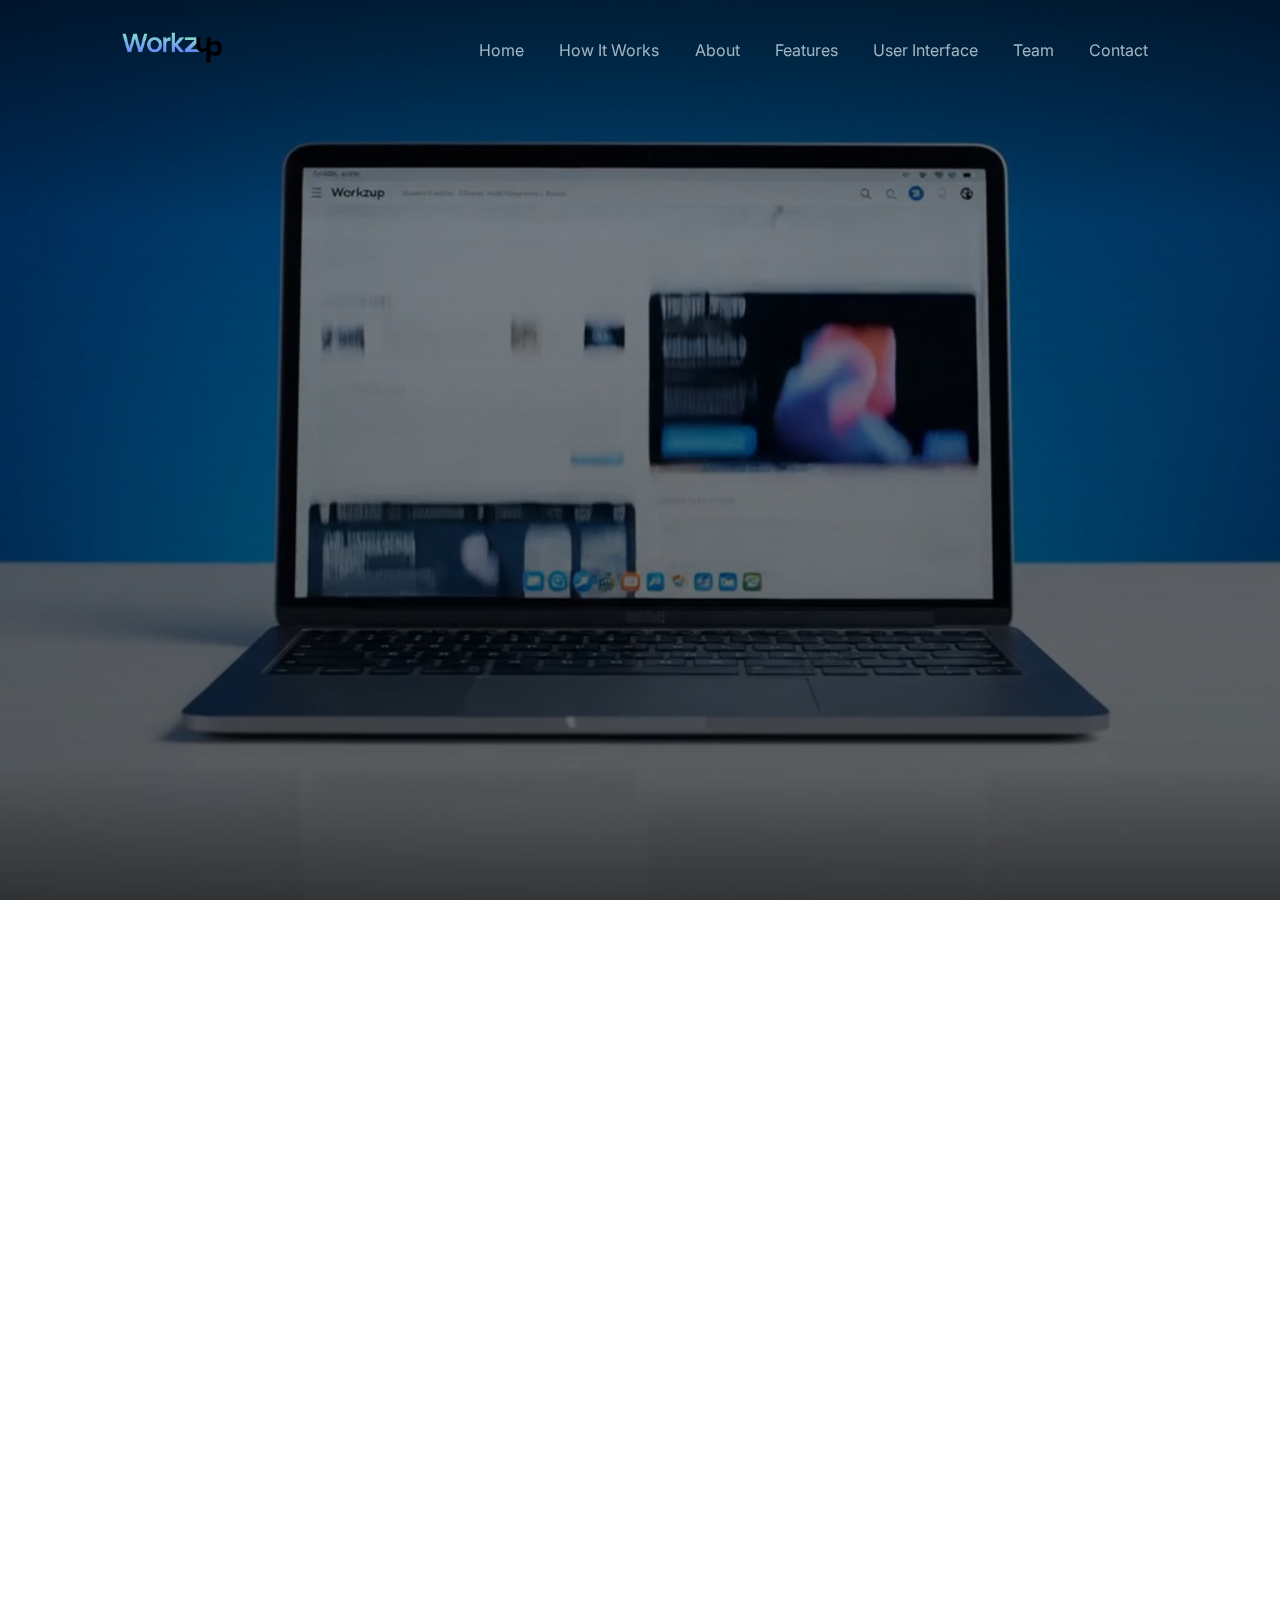
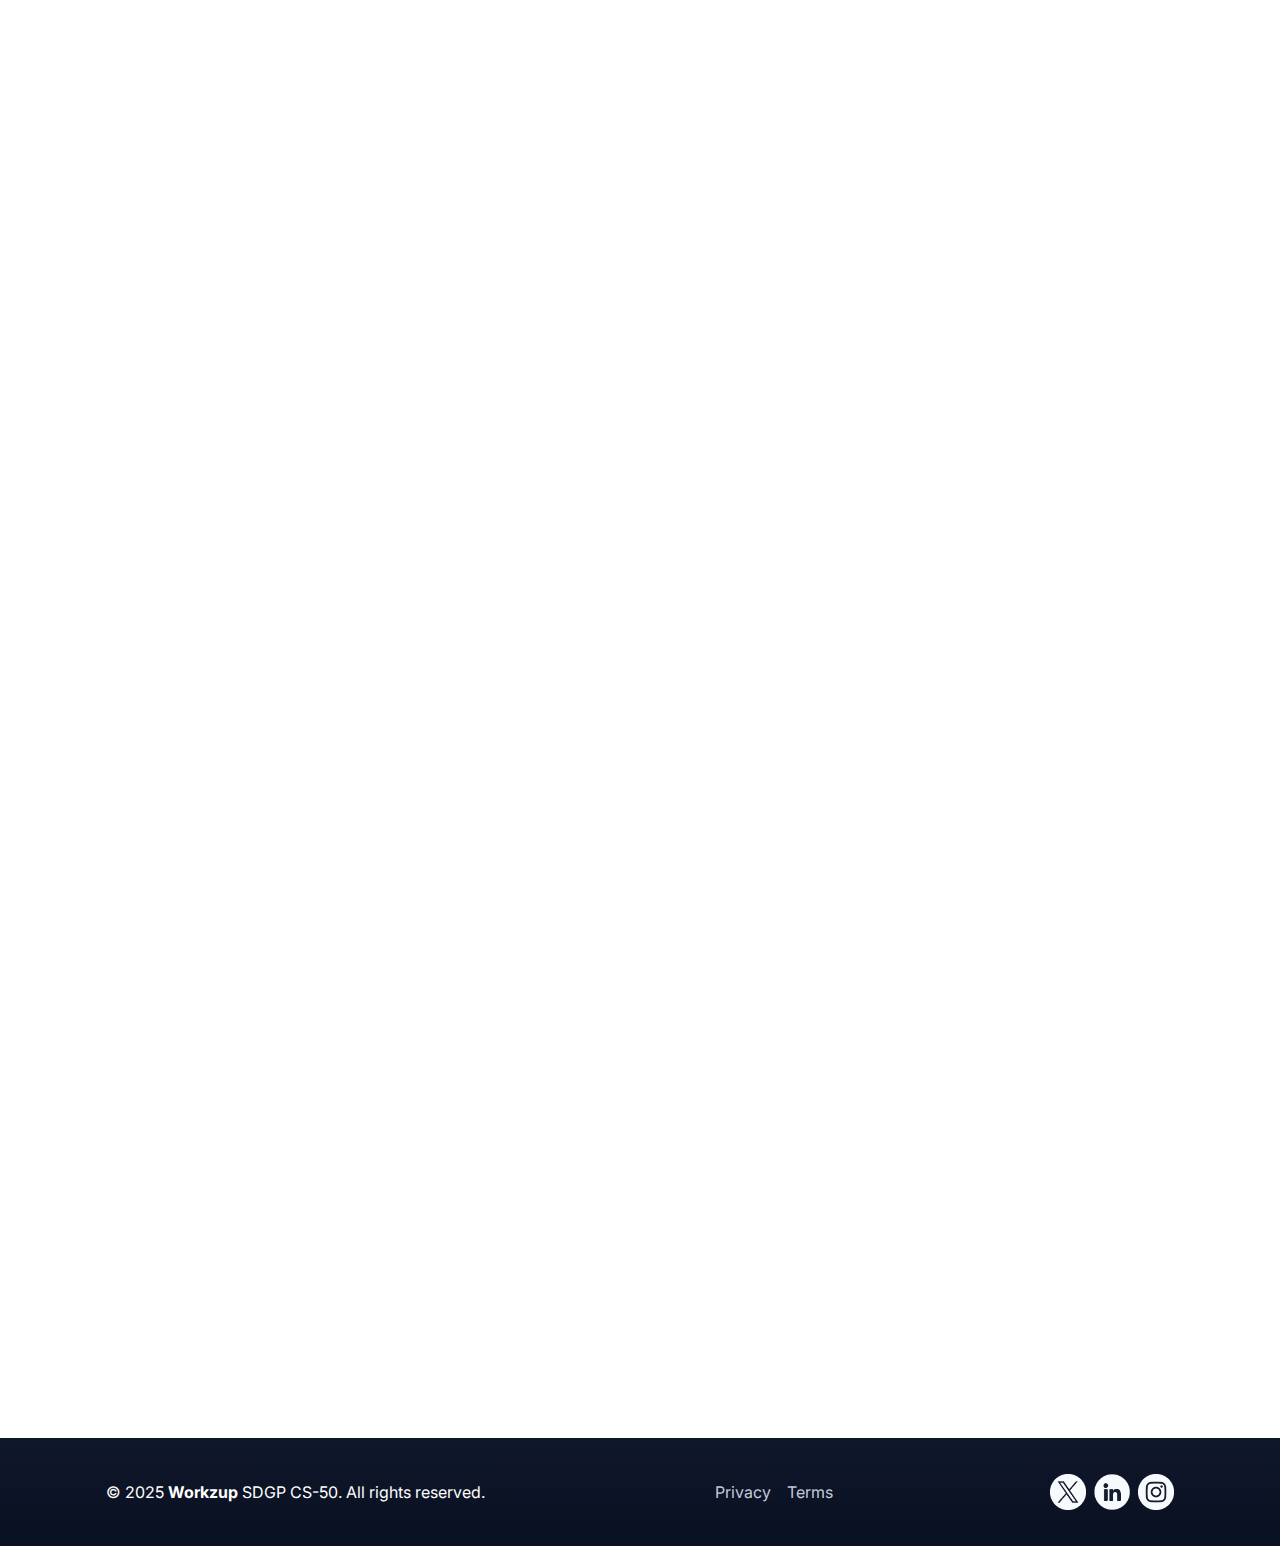
<file: Workzup.com.lk/index.html>
<!DOCTYPE html>
<html lang="en">
<head>
    <meta charset="UTF-8">
    <meta http-equiv="refresh" content="0; url=home.html">
    <title>Redirecting...</title>

    <script>
        window.location.href = "home.html";
    </script>
</head>
<body>
    <p>If you are not redirected automatically, <a href="home.html">click here</a>.</p>
</body>
</html>
</file>
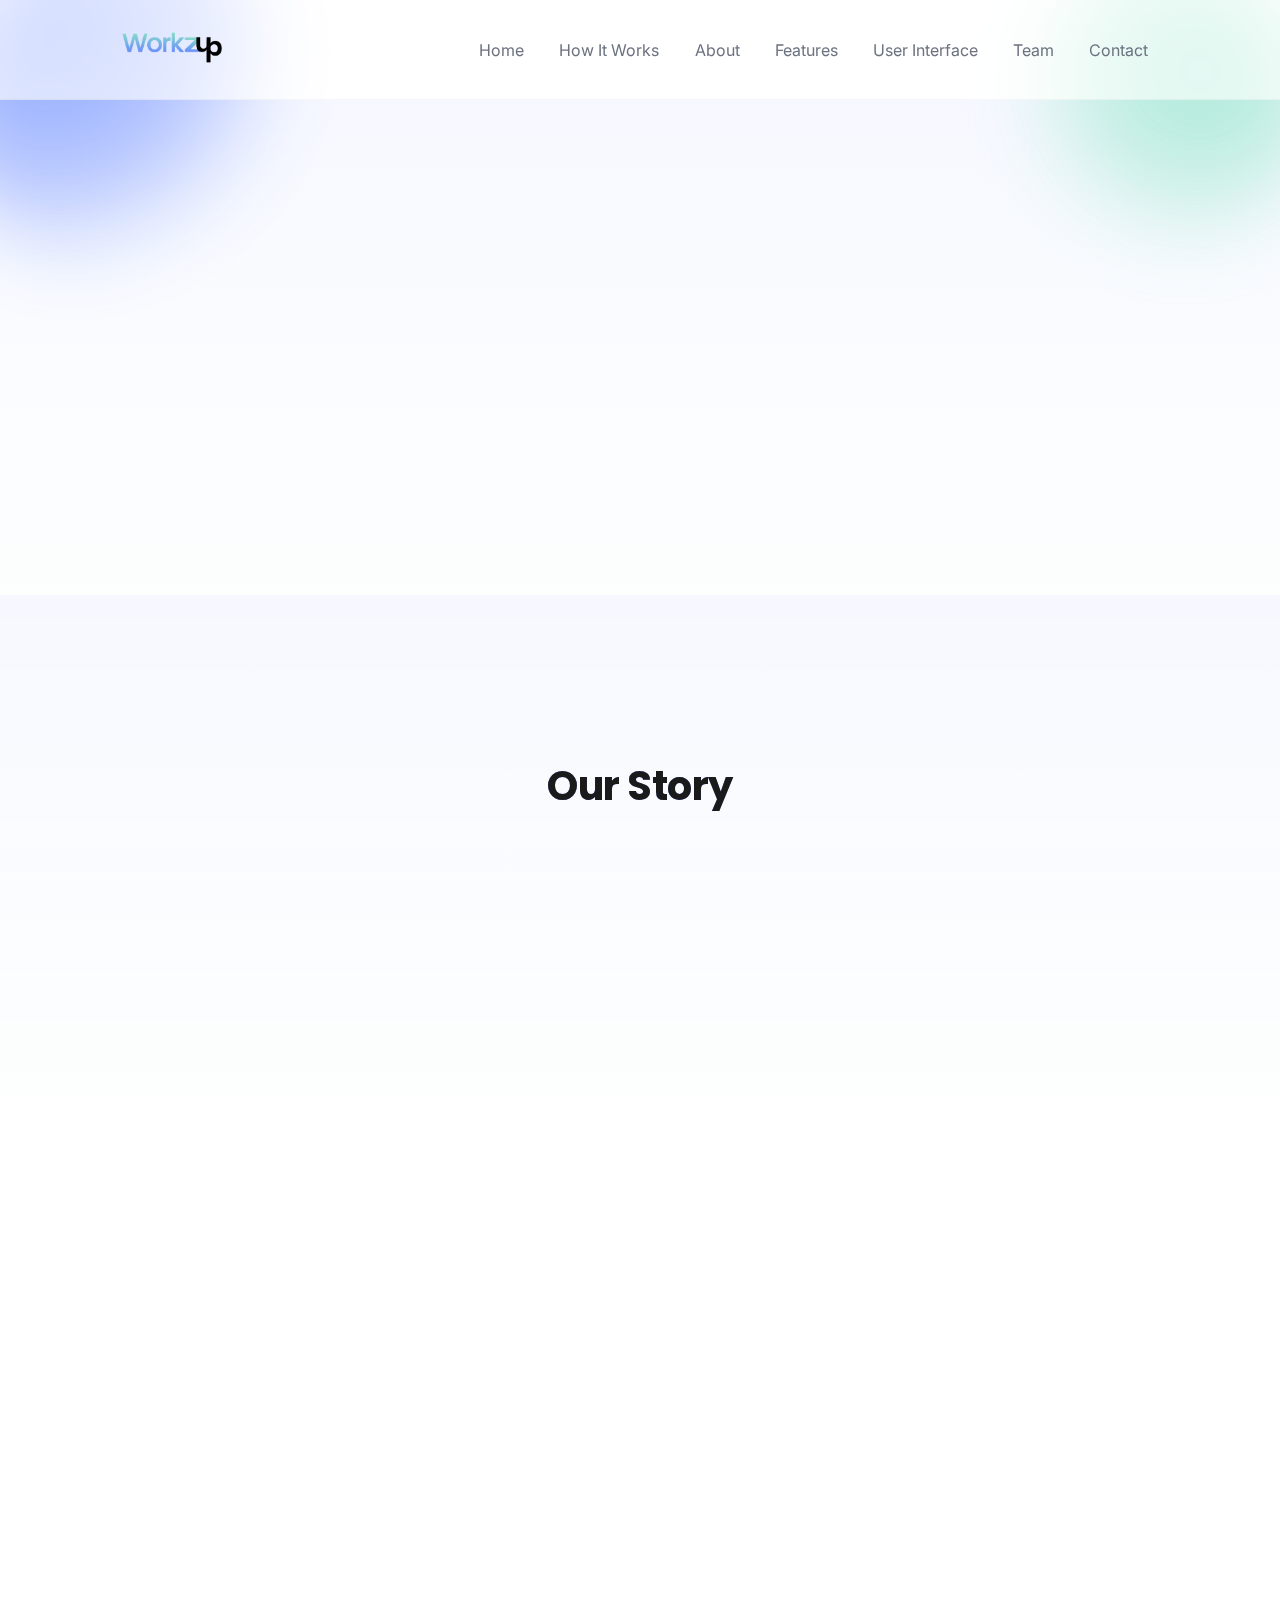
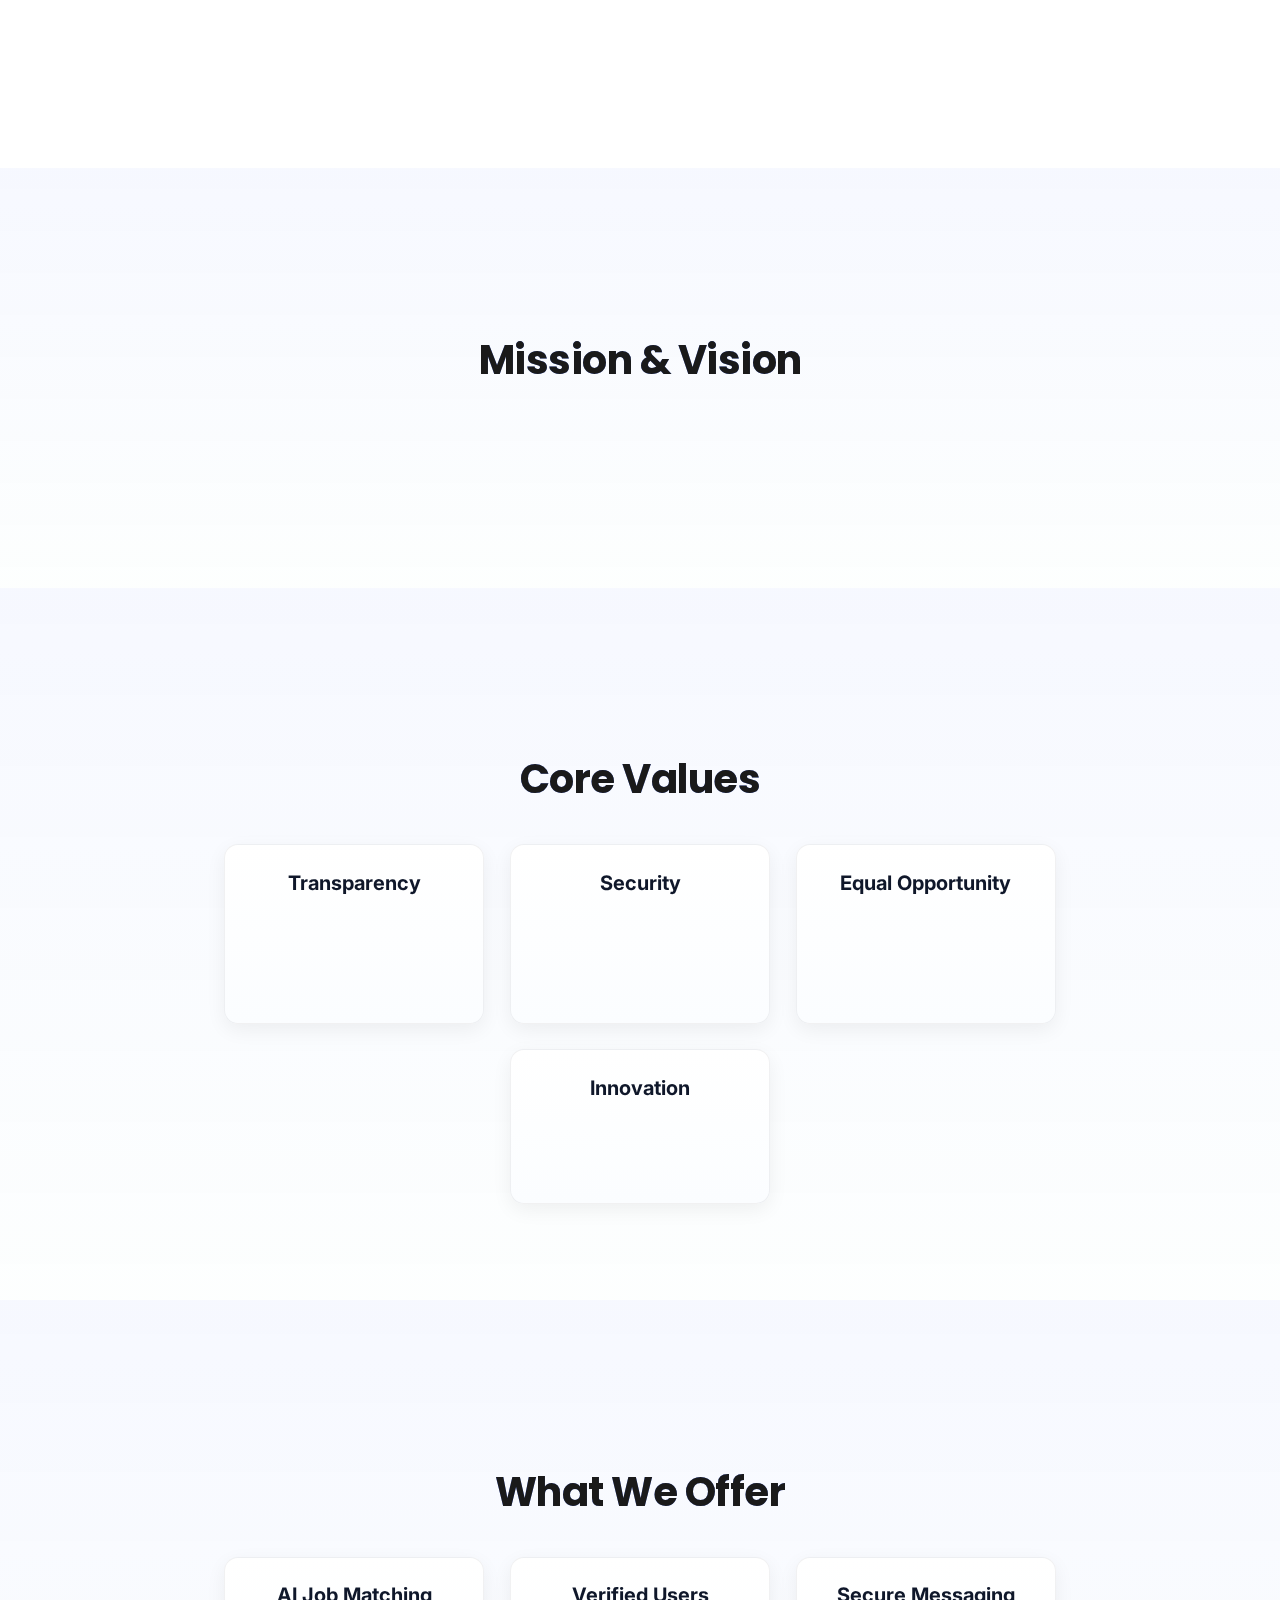
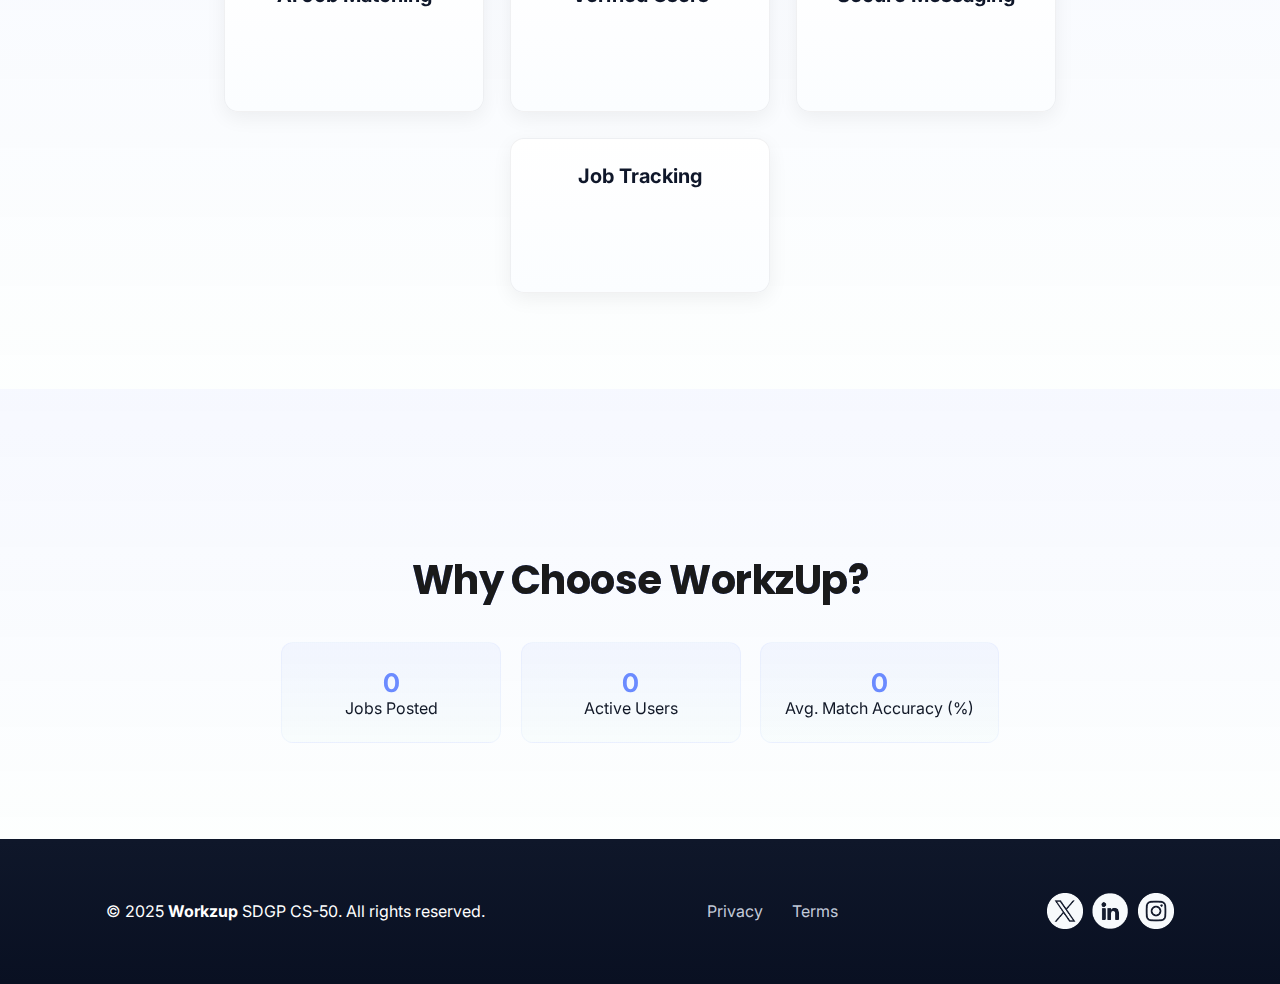
<file: Workzup.com.lk/about.html>
<!doctype html>
<html lang="en">
<head>
  <meta charset="utf-8" />
  <meta name="viewport" content="width=device-width,initial-scale=1" />
  <title>About-Workzup</title>
  <link rel="preconnect" href="https://fonts.gstatic.com" crossorigin>
  <link href="https://fonts.googleapis.com/css2?family=Inter:wght@300;400;600;700&family=Poppins:wght@600;700&display=swap" rel="stylesheet">
  <link rel="stylesheet" href="styles.css">

</head>

<body>

  <header class="site-header">
      <div class="container header-inner">
        <a href="home.html">
          <img src="Logo/logo.png" alt="Workzup" class="logo">
        </a>
        <button class="nav-toggle" aria-label="Toggle navigation" aria-expanded="false">
          <span class="hamburger"></span>
        </button>
        <nav class="site-nav">
          <ul>
            <li><a href="home.html">Home</a></li>
            <li><a href="home.html#how">How It Works</a></li>
            <li><a href="about.html">About</a></li>
            <li><a href="features.html">Features</a></li>
            <li><a href="screenshots.html">User Interface</a></li>
            <li><a href="team.html">Team</a></li>
            <li><a href="contact.html">Contact</a></li>
          </ul>
        </nav>
      </div>
    </header>


  <section class="about-hero">
    <div class="blob b1"></div>
    <div class="blob b2"></div>
    <div class="blob b3"></div>

    <div class="hero-inner container">
      <h1 class="section-title">Connecting Skills with Opportunities</h1>
      <p >In case of WorkzUp, the capabilities and requirements of the users are in the spotlight of determining the success of the platform. 
        WorkzUp also allows job seekers to provide their skills and experience, as well as their professional background, which allows matching applicants and jobs more precisely. The quality of job recommendations,
         better decision-making by employers, and more productive and reliable recruitment environment are all the benefits of this skills-based approach that they are all set to use.</p>
    </div>
  </section>


  <main>

    <section class="about-hero">
      <div class="container">
        <h2 class="section-title reveal">Our Story</h2>
        <p>WorkzUp was created on the basis of the need to build a value chain of a credible digital platform that is able to match job seekers with employers.
          Having identified the difficulties of accessing an actual job by persons and finding a skilled and capable employee by organizations, WorkzUp was planned to simplify the process of recruitment.
          The platform is aimed to give a high level of order, security, and ease of use that helps in discovering the job, posting jobs, and managing applications.
          We are trying to offer our contribution to a more effective and accessible job market through WorkzUp.
        </p>
      </div>
    </section>
  
    <section class="about-section">
      <div class="container">
        <div class="photo-collage">
          <div class="photo-box"><img src="group photos/about 1.jpg" alt=""></div>
          <div class="photo-box"><img src="group photos/about 3.jpg" alt=""></div>
          <div class="photo-box"><img src="group photos/about 2.png" alt=""></div>
          <div class="photo-box"><img src="group photos/about 4.jpg" alt=""></div>
          <div class="photo-box"><img src="group photos/about 2.png" alt=""></div>
          <div class="photo-box"><img src="group photos/about 6.png" alt=""></div>
          <div class="photo-box"><img src="group photos/About 7.jpg" alt=""></div>
        </div>
      </div>
    </section>

  
  <!-- Mission & Vision -->
  <section class="about-hero">
    <div class="container">
      <h2 class="section-title">Mission & Vision</h2>
      <p>
        <strong>Mission:</strong> Empower individuals through fair, fast and secure access to short-term job opportunities.<br>
        <strong>Vision:</strong> Become Sri Lanka’s most trusted short-term job platform.
      </p>
    </div>
  </section>

  <!-- Core Values -->
  <section class="about-hero">
    <div class="container">
      <h2 class="section-title">Core Values</h2>
      <div class="about-grid">
        <div class="about-card"><h3>Transparency</h3><p>Clear, honest communication among all users.</p></div>
        <div class="about-card"><h3>Security</h3><p>Security-first design to protect users and payments.</p></div>
        <div class="about-card"><h3>Equal Opportunity</h3><p>Fair access regardless of background.</p></div>
        <div class="about-card"><h3>Innovation</h3><p>Applying AI responsibly to make hiring better.</p></div>
      </div>
    </div>
  </section>

  <!-- What We Offer -->
  <section class="about-hero">
    <div class="container">
      <h2 class="section-title">What We Offer</h2>
      <div class="about-grid">
        <div class="about-card"><h3>AI Job Matching</h3><p>Smart matches based on skills and availability.</p></div>
        <div class="about-card"><h3>Verified Users</h3><p>Building trust with verification and ratings.</p></div>
        <div class="about-card"><h3>Secure Messaging</h3><p>Keep conversations safe and private.</p></div>
        <div class="about-card"><h3>Job Tracking</h3><p>Stay updated throughout the workflow.</p></div>
      </div>
    </div>
  </section>

  <!-- Why Choose WorkzUp -->
  <section class="about-hero">
    <div class="container">
      <h2 class="section-title">Why Choose WorkzUp?</h2>
      <div class="why-grid">
        <div class="why-card">
          <div class="counter" data-target="1200">0</div>
          <div>Jobs Posted</div>
        </div>
        <div class="why-card">
          <div class="counter" data-target="850">0</div>
          <div>Active Users</div>
        </div>
        <div class="why-card">
          <div class="counter" data-target="98">0</div>
          <div>Avg. Match Accuracy (%)</div>
        </div>
      </div>
    </div>
  </section>

</main>


  <footer class="site-footer" style="padding:2.4rem 0;">
    <div class="container footer-inner" style="display:flex; align-items:center; justify-content:space-between; gap:1rem; flex-wrap:wrap;">
      <p style="margin:0;">© 2025 <strong>Workzup</strong> SDGP CS-50. All rights reserved.</p>

      <nav style="display:flex; gap:1rem;">
        <a href="privacy.html">Privacy</a>
        <a href="terms.html">Terms</a>
      </nav>

      <div class="social" style="display:flex; gap:0.6rem; align-items:center;">
        <a href="https://twitter.com/"><img src="Icons/twitterL.png" width="36"></a>
        <a href="https://www.linkedin.com/"><img src="Icons/linkedinL.png" width="36"></a>
        <a href="https://www.instagram.com/"><img src="Icons/instagramL.png" width="36"></a>
      </div>
    </div>
  </footer>

  <!-- ABOUT PAGE: reveal animations (nav + counters handled in script.js) -->
  <script>
    /* Reveal Sections */
    const aboutSections = document.querySelectorAll(".about-section, .photo-box");

    const aboutRevealObserver = new IntersectionObserver((entries)=>{
      entries.forEach(entry=>{
        if(entry.isIntersecting){
          entry.target.classList.add("is-visible");
          aboutRevealObserver.unobserve(entry.target);
        }
      });
    }, { threshold: 0.15 });

    aboutSections.forEach(sec => aboutRevealObserver.observe(sec));
  </script>

  <script src="script.js"></script>
</body>
</html>
</file>
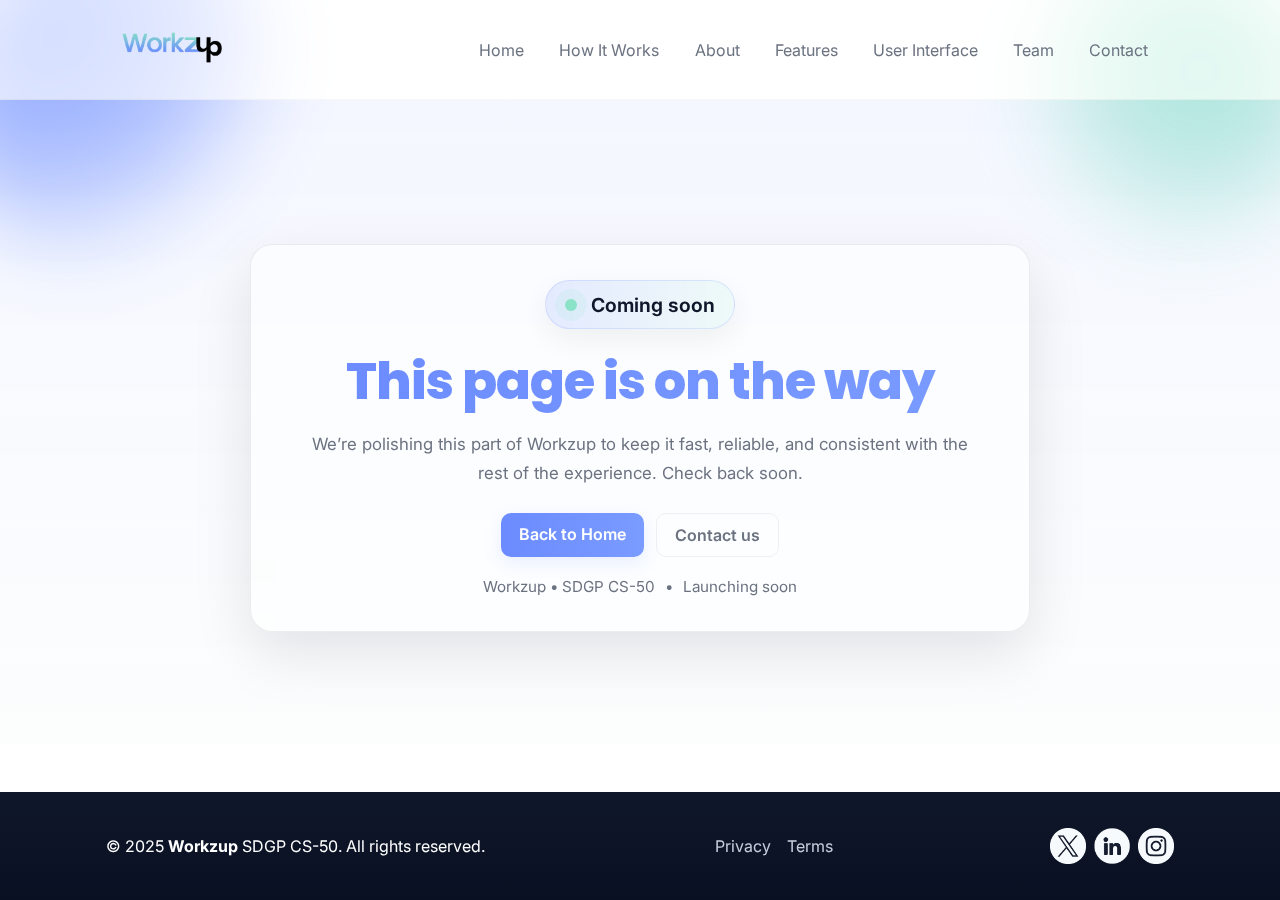
<file: Workzup.com.lk/coming-soon.html>
<!doctype html>
<html lang="en">
<head>
  <meta charset="utf-8" />
  <meta name="viewport" content="width=device-width,initial-scale=1" />
  <title>Coming Soon - Workzup</title>
  <link rel="preconnect" href="https://fonts.gstatic.com" crossorigin>
  <link href="https://fonts.googleapis.com/css2?family=Inter:wght@300;400;600;700&family=Poppins:wght@600;700&display=swap" rel="stylesheet">
  <link rel="stylesheet" href="styles.css">
</head>
<body class="coming-soon-page">
  <header class="site-header">
    <div class="container header-inner">
      <a href="home.html">
        <img src="Logo/logo.png" alt="Workzup" class="logo">
      </a>
      <button class="nav-toggle" aria-label="Toggle navigation" aria-expanded="false">
        <span class="hamburger"></span>
      </button>
      <nav class="site-nav">
        <ul>
          <li><a href="home.html">Home</a></li>
          <li><a href="home.html#how">How It Works</a></li>
          <li><a href="about.html">About</a></li>
          <li><a href="features.html">Features</a></li>
          <li><a href="screenshots.html">User Interface</a></li>
          <li><a href="team.html">Team</a></li>
          <li><a href="contact.html">Contact</a></li>
        </ul>
      </nav>
    </div>
  </header>

  <main>
    <div class="blob b1"></div>
    <div class="blob b2"></div>

    <section class="coming-soon-hero">
      <div class="container">
        <div class="coming-soon-card" data-reveal>
          <div class="coming-soon-badge">
            <span class="coming-soon-dot" aria-hidden="true"></span>
            Coming soon
          </div>

          <h1 class="coming-soon-title">This page is on the way</h1>
          <p class="coming-soon-sub">
            We’re polishing this part of Workzup to keep it fast, reliable, and consistent with the rest of the experience.
            Check back soon.
          </p>

          <div class="coming-soon-actions">
            <a class="btn primary" href="home.html">Back to Home</a>
            <a class="btn ghost" href="contact.html">Contact us</a>
          </div>

          <div class="coming-soon-meta" aria-label="Status">
            <span>Workzup • SDGP CS-50</span>
            <span aria-hidden="true">•</span>
            <span>Launching soon</span>
          </div>
        </div>
      </div>
    </section>
  </main>

  <footer class="site-footer">
    <div class="container footer-inner">
      <p>© 2025 <strong>Workzup</strong> SDGP CS-50. All rights reserved.</p>
      <nav>
        <a href="privacy.html">Privacy</a>
        <a href="terms.html">Terms</a>
      </nav>
      <div class="social">
        <a href="https://twitter.com/" target="_blank" rel="noopener" aria-label="Twitter">
          <img src="Icons/twitterL.png" alt="Twitter" class="social-icon" width="36" height="36">
        </a>
        <a href="https://www.linkedin.com/" target="_blank" rel="noopener" aria-label="LinkedIn">
          <img src="Icons/linkedinL.png" alt="LinkedIn" class="social-icon" width="36" height="36">
        </a>
        <a href="https://www.instagram.com/workzup.lk/" target="_blank" rel="noopener" aria-label="Instagram">
          <img src="Icons/instagramL.png" alt="Instagram" class="social-icon" width="36" height="36">
        </a>
      </div>
    </div>
  </footer>

  <script src="script.js"></script>
</body>
</html>
</file>
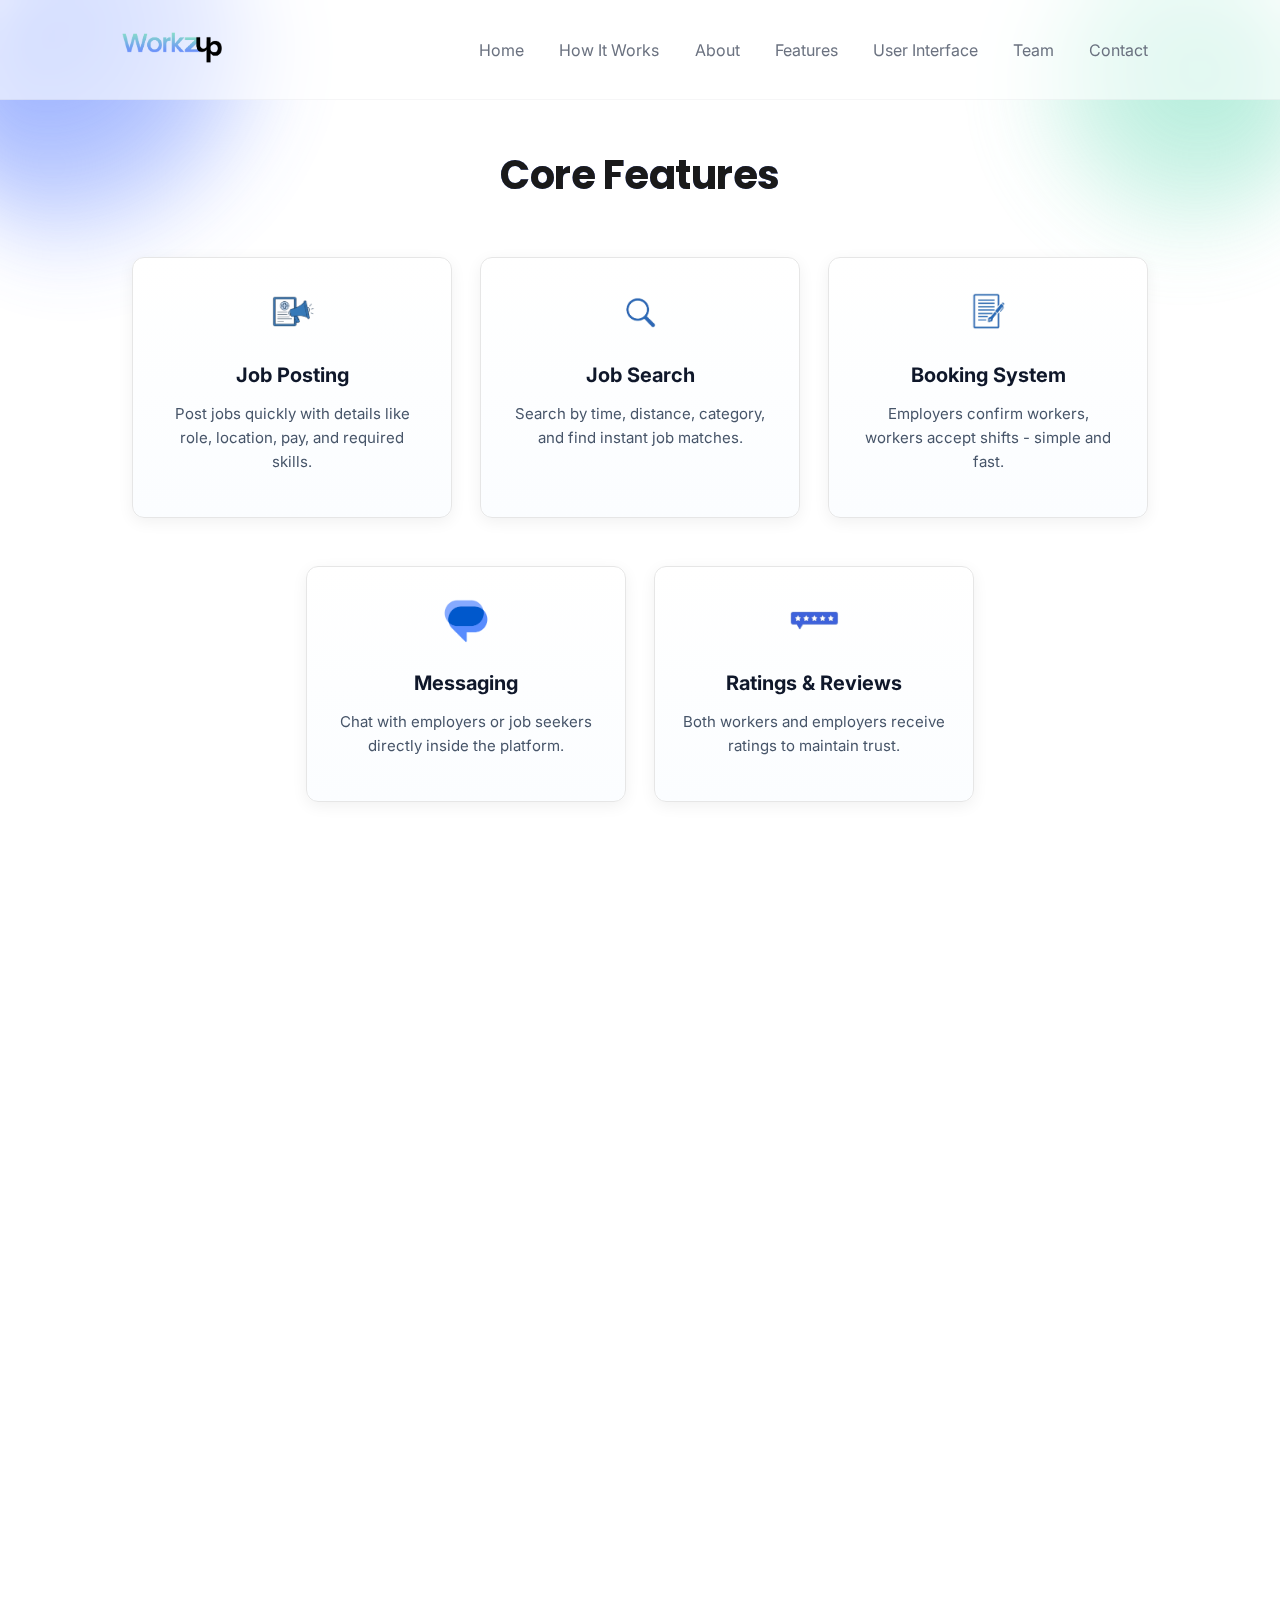
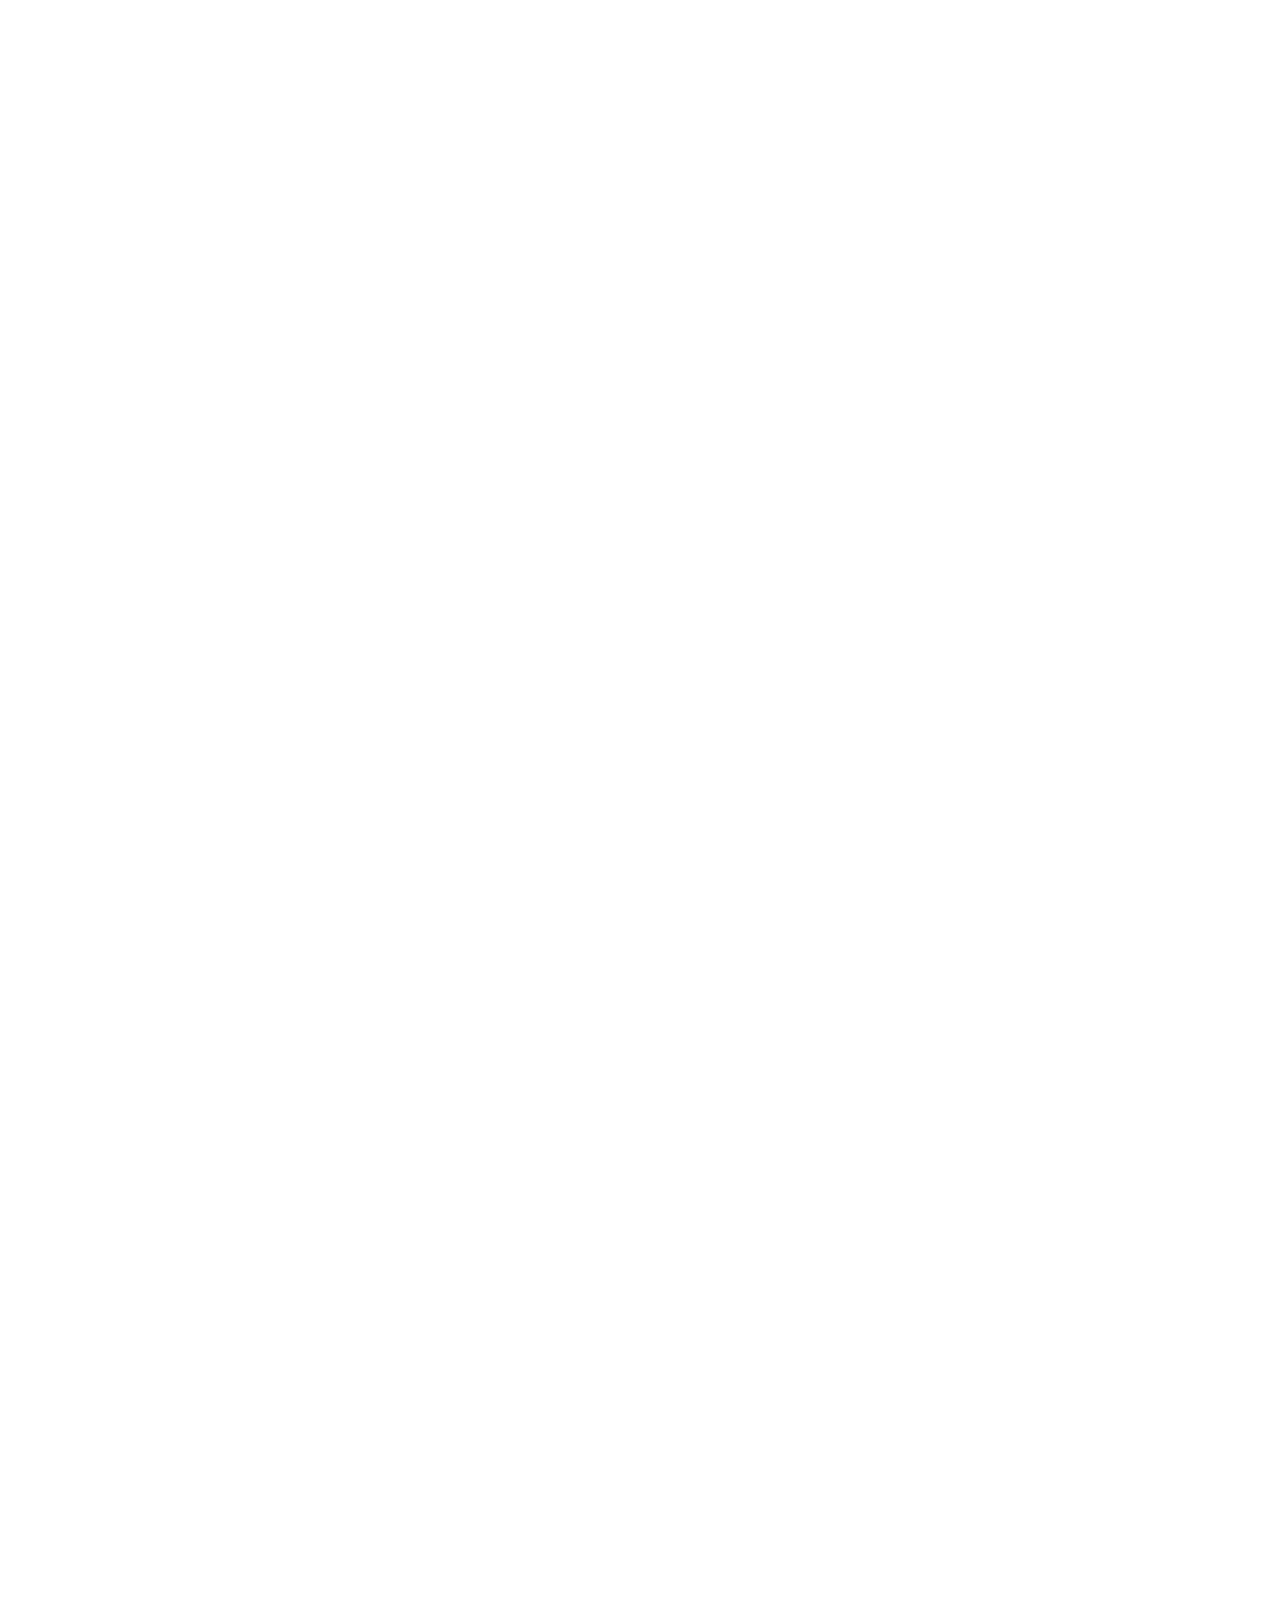
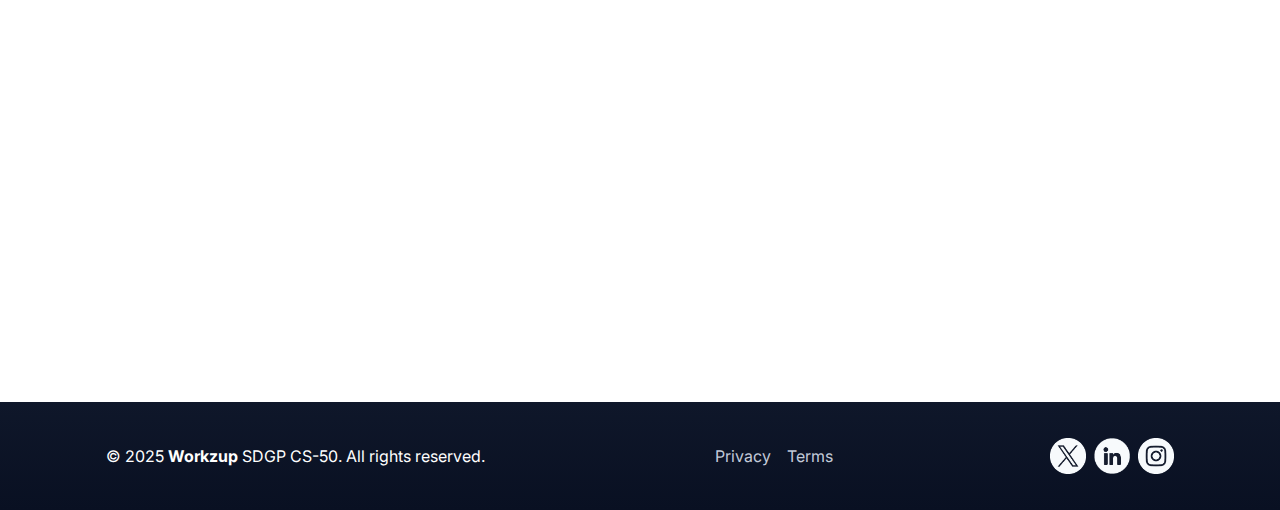
<file: Workzup.com.lk/features.html>
<!DOCTYPE html>
<html lang="en">
  <head>
    <meta charset="utf-8" />
    <meta name="viewport" content="width=device-width,initial-scale=1" />
    <title>Features-Workzup</title>
    <link rel="preconnect" href="https://fonts.gstatic.com" crossorigin />
    <link
      href="https://fonts.googleapis.com/css2?family=Inter:wght@300;400;600;700&family=Poppins:wght@600;700&display=swap"
      rel="stylesheet"
    />
    <link rel="stylesheet" href="styles.css" />
  </head>
  <body>
    <header class="site-header">
      <div class="container header-inner">
        <a href="home.html">
          <img src="Logo/logo.png" alt="Workzup" class="logo" />
        </a>
        <button
          class="nav-toggle"
          aria-label="Toggle navigation"
          aria-expanded="false"
        >
          <span class="hamburger"></span>
        </button>
        <nav class="site-nav">
          <ul>
            <li><a href="home.html">Home</a></li>
            <li><a href="home.html#how">How It Works</a></li>
            <li><a href="about.html">About</a></li>
            <li><a href="features.html">Features</a></li>
            <li><a href="screenshots.html">User Interface</a></li>
            <li><a href="team.html">Team</a></li>
            <li><a href="contact.html">Contact</a></li>
          </ul>
        </nav>
      </div>
    </header>

    <main>
    <div class="blob b1"></div>
    <div class="blob b2"></div>
      <!-- SECTION 1: CORE FEATURES -->
      <section class="section-features">
        <div class="container">
          <h2 class="section-title reveal">Core Features</h2>

          <div class="features-grid">
            <article class="feature-card reveal">
              <div class="feature-icon">
                <img src="Icons/job posting.png" alt="job posting Icon" />
              </div>
              <h4>Job Posting</h4>
              <p>
                Post jobs quickly with details like role, location, pay, and
                required skills.
              </p>
            </article>

            <article class="feature-card reveal">
              <div class="feature-icon">
                <img src="Icons/search.png" alt="search Icon" />
              </div>
              <h4>Job Search</h4>
              <p>
                Search by time, distance, category, and find instant job
                matches.
              </p>
            </article>

            <article class="feature-card reveal">
              <div class="feature-icon">
                <img src="Icons/booking.png" alt="Message Icon" />
              </div>
              <h4>Booking System</h4>
              <p>
                Employers confirm workers, workers accept shifts - simple and
                fast.
              </p>
            </article>

            <article class="feature-card reveal">
              <div class="feature-icon">
                <img src="Icons/message.webp" alt="Message Icon" />
              </div>
              <h4>Messaging</h4>
              <p>
                Chat with employers or job seekers directly inside the platform.
              </p>
            </article>

            <article class="feature-card reveal">
              <div class="feature-icon">
                <img src="Icons/ratings.png" alt="Ratings Icon" />
              </div>
              <h4>Ratings & Reviews</h4>
              <p>
                Both workers and employers receive ratings to maintain trust.
              </p>
            </article>
          </div>
        </div>
      </section>

      <!-- SECTION 2: ROUTINE KILLERS -->
      <section class="section routine">
        <div class="container">
          <h2 class="section-title reveal">Routine Killers</h2>

          <div class="routine-grid">
            <div class="routine-card reveal">
              <div class="feature-icon">
                <img
                  src="Icons/verified identity.png"
                  alt="Verified identity Icon"
                />
              </div>
              <h4>Verified Identity System</h4>
              <p>
                Workers upload NIC/License/Passport + selfie verification for
                maximum authenticity.
              </p>
            </div>

            <div class="routine-card reveal">
              <div class="feature-icon">
                <img
                  src="Icons/auto skill tagging.png"
                  alt="Auyo skill tagging Icon"
                />
              </div>
              <h4>Auto Skill Tagging</h4>
              <p>
                Skills are automatically detected from user profiles and job
                requirements.
              </p>
            </div>

            <div class="routine-card reveal">
              <div class="feature-icon">
                <img
                  src="Icons/instant job matching.png"
                  alt="Instant job matching Icon"
                />
              </div>
              <h4>Instant Job Matching</h4>
              <p>
                Best-fit jobs appear instantly based on skills, distance &
                availability.
              </p>
            </div>

            <div class="routine-card reveal">
              <div class="feature-icon">
                <img
                  src="Icons/smart messanging filter.png"
                  alt="Smart messaging filter Icon"
                />
              </div>
              <h4>Smart Messaging Filters</h4>
              <p>
                Chats are grouped by job, unread messages prioritized, and spam
                reduced.
              </p>
            </div>
          </div>
        </div>
      </section>

      <!-- SECTION 3: MAIN KEY FEATURES (NEW) -->
      <section class="section main-features">
        <div class="container">
          <h2 class="section-title reveal">Main Key Features</h2>

          <div class="main-features-grid">
            <div class="main-feature-card reveal">
              <div class="feature-icon">
                <img
                  src="Icons/verified identity.png"
                  alt="Verified identity Icon"
                />
              </div>
              <h4>Verified Identity System</h4>
              <p>
                NIC / License / Passport upload with selfie verification ensures
                100% trusted users.
              </p>
            </div>

            <div class="main-feature-card reveal">
              <div class="feature-icon">
                <img src="Icons/job posting.png" alt="job posting Icon" />
              </div>
              <h4>Smart Job Posting</h4>
              <p>
                Create a complete job listing in under a minute with clean
                structured inputs.
              </p>
            </div>

            <div class="main-feature-card reveal">
              <div class="feature-icon">
                <img
                  src="Icons/auto skill tagging.png"
                  alt="Auyo skill tagging Icon"
                />
              </div>
              <h4>Skill-Based Job Matching</h4>
              <p>
                Matches workers to jobs using skills, location preference, and
                availability.
              </p>
            </div>

            <div class="main-feature-card reveal">
              <div class="feature-icon">
                <img
                  src="Icons/job search filter.png"
                  alt="Job search filter Icon"
                />
              </div>
              <h4>Job Search Filters</h4>
              <p>
                Workers filter jobs by salary, category, date, distance &
                payment type.
              </p>
            </div>

            <div class="main-feature-card reveal">
              <div class="feature-icon">
                <img
                  src="Icons/booking and confirmation.png"
                  alt="Booking and confirmation Icon"
                />
              </div>
              <h4>Booking & Confirmation Flow</h4>
              <p>
                Clear apply → confirm → accept workflow to avoid confusion or
                double bookings.
              </p>
            </div>

            <div class="main-feature-card reveal">
              <div class="feature-icon">
                <img
                  src="Icons/real-time messanging.png"
                  alt="Real-time messanging Icon"
                />
              </div>
              <h4>Real-time Messaging</h4>
              <p>
                Built-in chat with job-linked conversations and instant
                communication.
              </p>
            </div>

            <div class="main-feature-card reveal">
              <div class="feature-icon">
                <img src="Icons/ratings.png" alt="Ratings Icon" />
              </div>
              <h4>Ratings & Reviews</h4>
              <p>
                Both worker and employer receive feedback to build trust and
                transparency.
              </p>
            </div>

            <div class="main-feature-card reveal">
              <div class="feature-icon">
                <img
                  src="Icons/flexible payment.png"
                  alt="Flexible payment Icon"
                />
              </div>
              <h4>Flexible Payment Options</h4>
              <p>
                Supports cash and bank transfers, with slip uploads for payment
                proof.
              </p>
            </div>

            <div class="main-feature-card reveal">
              <div class="feature-icon">
                <img src="Icons/blacklist.png" alt="Blacklist Icon" />
              </div>
              <h4>Blacklist & Penalty System</h4>
              <p>
                Zero tolerance for no-shows, fake accounts, or non-payment -
                penalties applied.
              </p>
            </div>
          </div>
        </div>
      </section>

      <!-- SECTION 4: REMOVING BARRIERS -->
      <section class="section barriers">
        <div class="container">
          <h2 class="section-title reveal">Removing Barriers</h2>

          <div class="barriers-grid">
            <div class="barrier-card reveal">
              <div class="feature-icon">
                <img src="Icons/CV.png" alt="No CV Icon" />
              </div>
              <h4>No CV Required</h4>
              <p>
                Work based purely on your skills - not paperwork or degrees.
              </p>
            </div>

            <div class="barrier-card reveal">
              <div class="feature-icon">
                <img src="Icons/education.png" alt="No education Icon" />
              </div>
              <h4>No Educational Qualification</h4>
              <p>
                Anyone can join - students, freelancers, homemakers and
                part-timers.
              </p>
            </div>

            <div class="barrier-card reveal">
              <div class="feature-icon">
                <img
                  src="Icons/privacy protection.png"
                  alt="Privacy protection Icon"
                />
              </div>
              <h4>Privacy Protection</h4>
              <p>Your personal data is protected and securely encrypted.</p>
            </div>

            <div class="barrier-card reveal">
              <div class="feature-icon">
                <img src="Icons/Verify.png" alt="Verified users Icon" />
              </div>
              <h4>Verified Users Only</h4>
              <p>
                Only verified workers and employers can access job postings.
              </p>
            </div>

            <div class="barrier-card reveal">
              <div class="feature-icon">
                <img
                  src="Icons/build for students.png"
                  alt="build for students and freelancers Icon"
                />
              </div>
              <h4>Built for Students & Freelancers</h4>
              <p>Short-shift flexible jobs designed around your free hours.</p>
            </div>
          </div>
        </div>
      </section>
    </main>

    <footer class="site-footer">
      <div class="container footer-inner">
        <p>© 2025 <strong>Workzup</strong> SDGP CS-50. All rights reserved.</p>
        <nav>
          <a href="privacy.html">Privacy</a>
          <a href="terms.html">Terms</a>
        </nav>
        <div class="social">
          <a
            href="https://twitter.com/"
            target="_blank"
            rel="noopener"
            aria-label="Twitter"
          >
            <img
              src="Icons/twitterL.png"
              alt="Twitter"
              class="social-icon"
              width="36"
              height="36"
            />
          </a>

          <a
            href="https://www.linkedin.com/"
            target="_blank"
            rel="noopener"
            aria-label="LinkedIn"
          >
            <img
              src="Icons/linkedinL.png"
              alt="LinkedIn"
              class="social-icon"
              width="36"
              height="36"
            />
          </a>

          <a
            href="https://www.instagram.com/workzup.lk/"
            target="_blank"
            rel="noopener"
            aria-label="Facebook"
          >
            <img
              src="Icons/instagramL.png"
              alt="Facebook"
              class="social-icon"
              width="36"
              height="36"
            />
          </a>
        </div>
      </div>
    </footer>

    <script src="script.js"></script>
  </body>
</html>
</file>
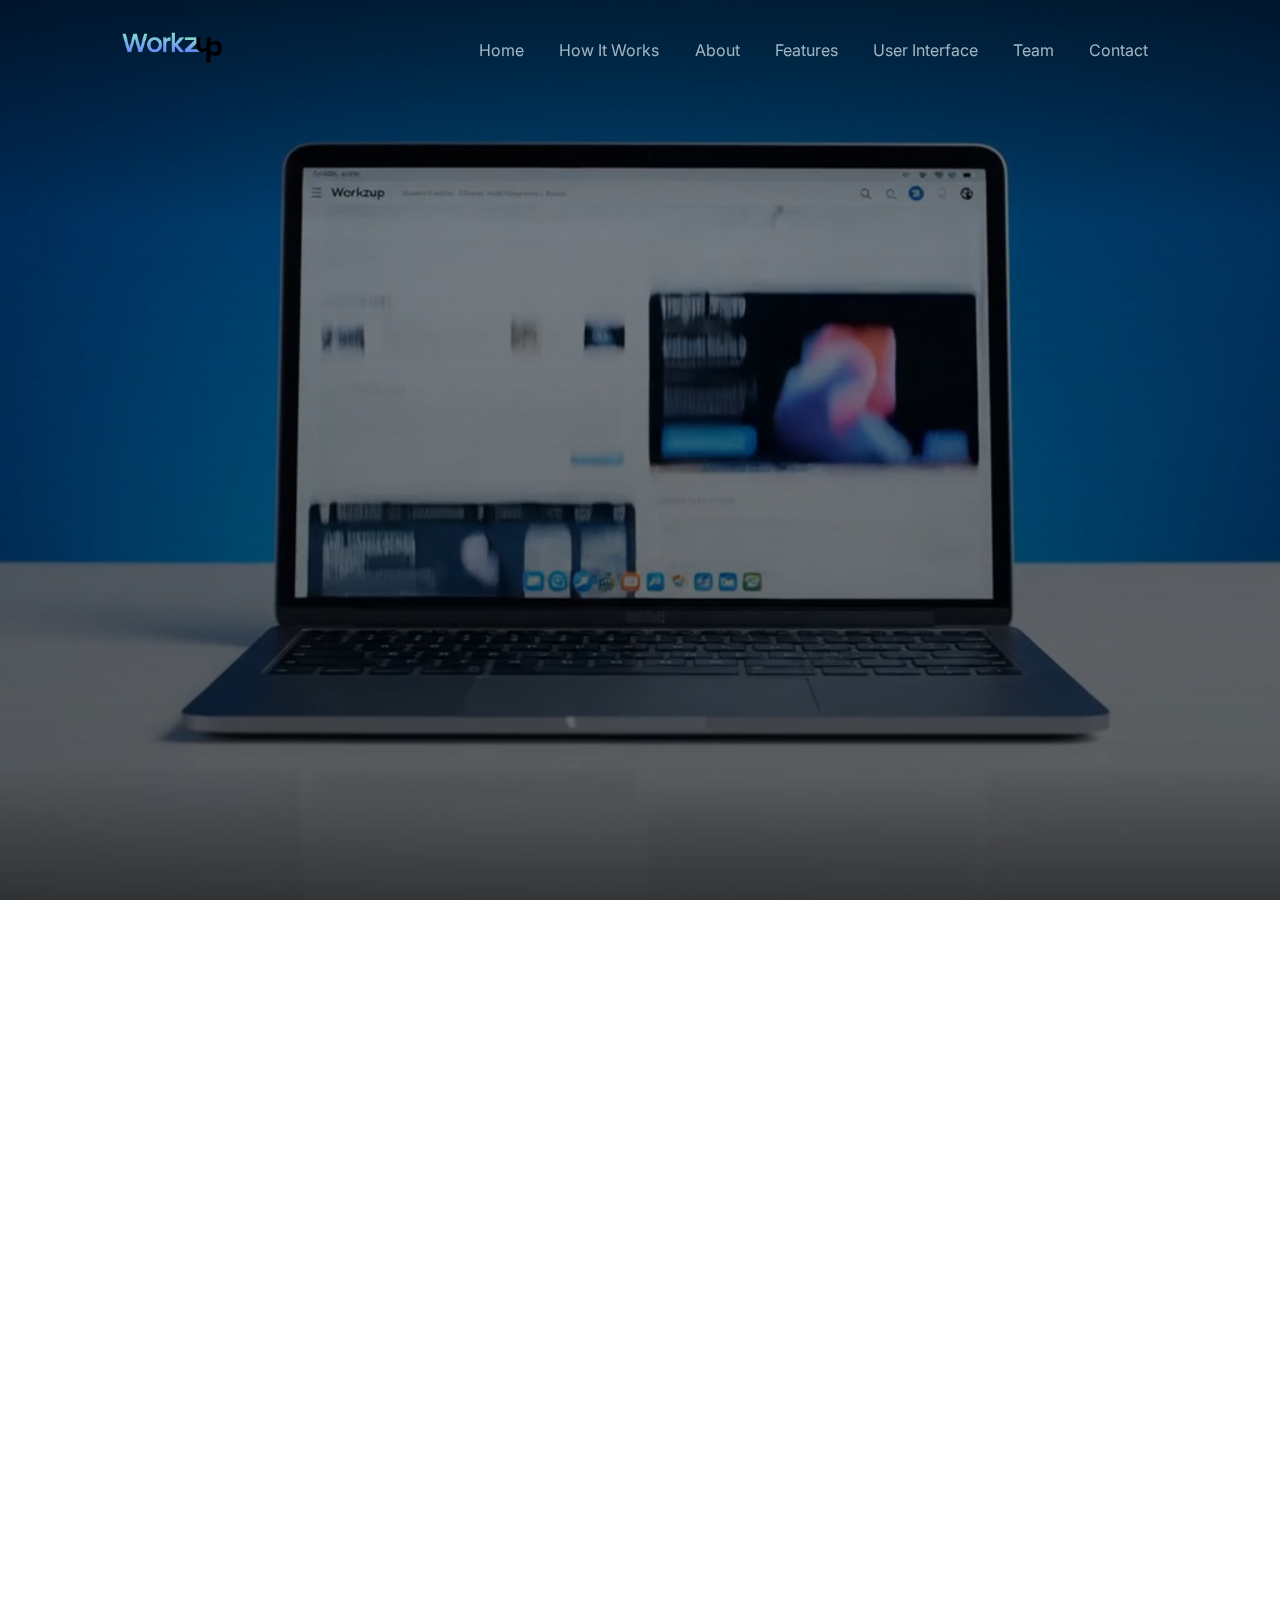
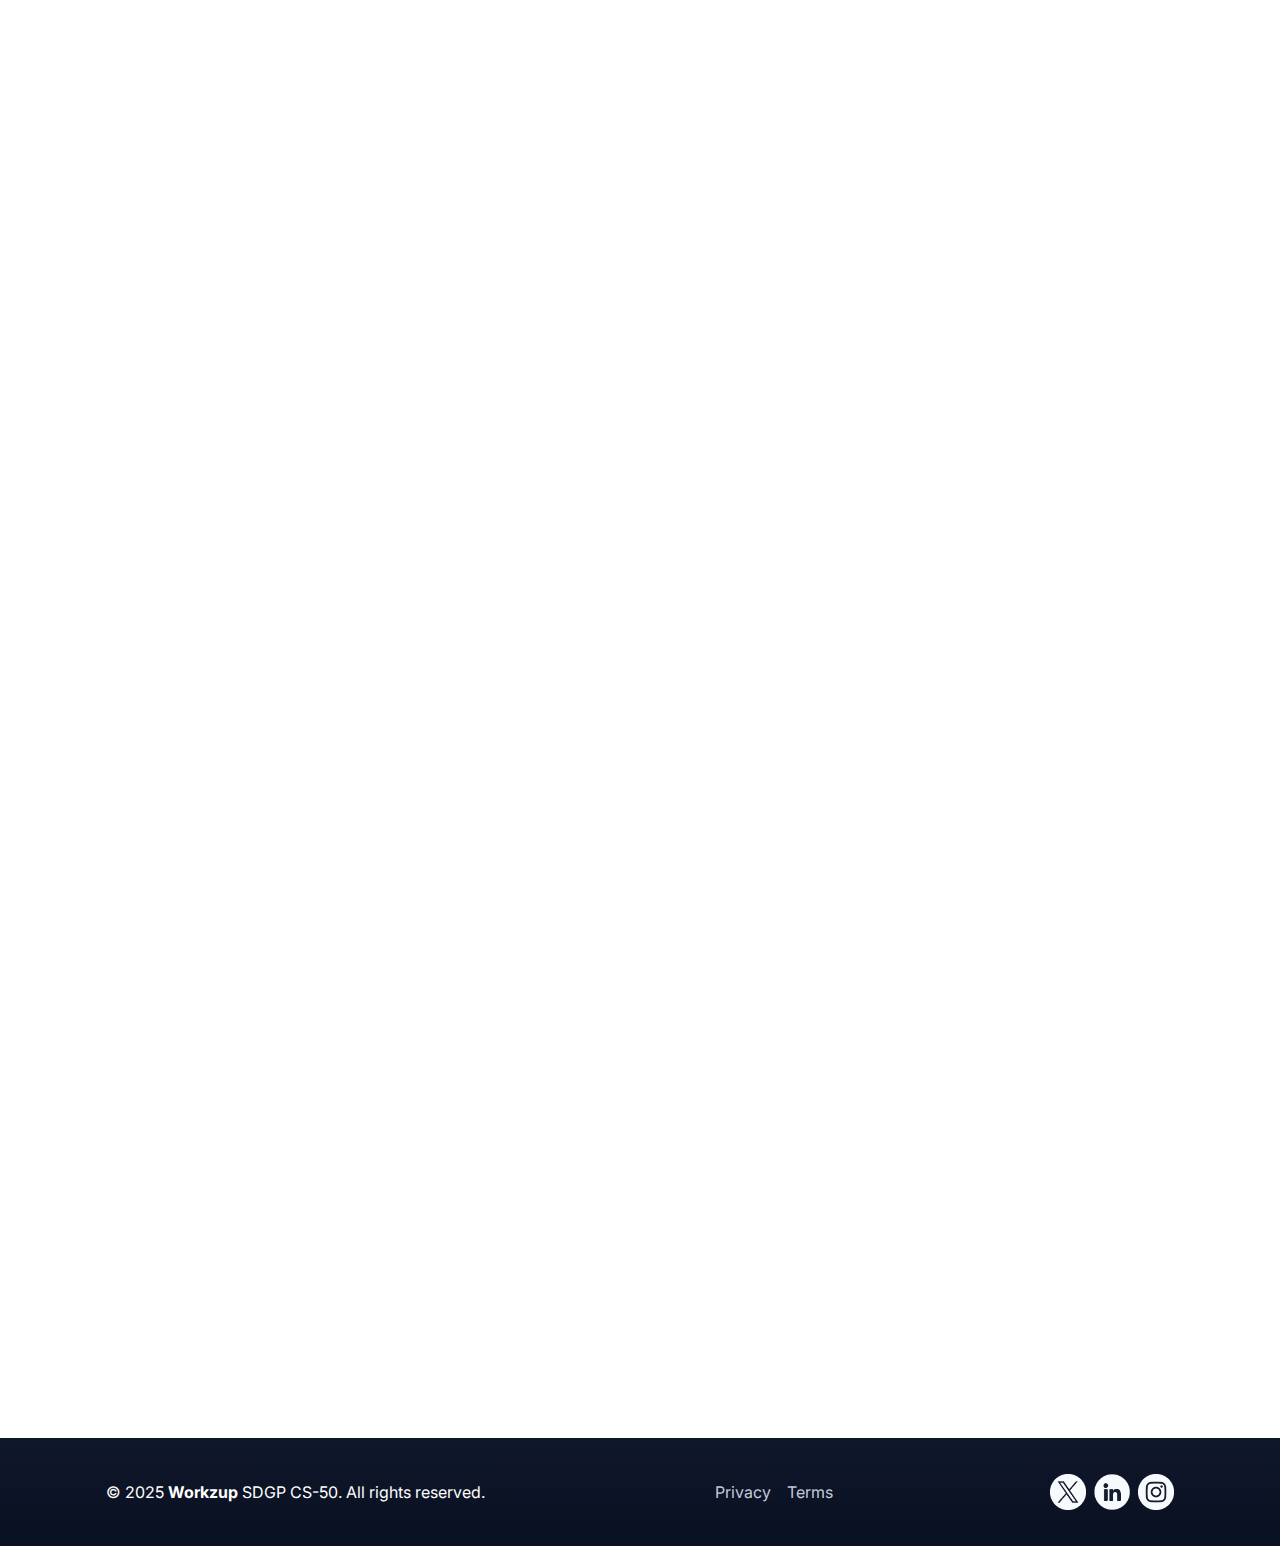
<file: Workzup.com.lk/home.html>
<!DOCTYPE html>
<html lang="en">
  <head>
    <meta charset="utf-8" />
    <meta name="viewport" content="width=device-width,initial-scale=1" />
    <title>Workzup-Home</title>
    <link rel="preconnect" href="https://fonts.gstatic.com" crossorigin />
    <link
      href="https://fonts.googleapis.com/css2?family=Inter:wght@300;400;600;700&family=Poppins:wght@600;700&display=swap"
      rel="stylesheet"
    />
    <link rel="stylesheet" href="styles.css" />
  </head>
  <body class="home-page">
  
    <header class="site-header">
      <div class="container header-inner">
        <a href="home.html">
          <img src="Logo/logo.png" alt="Workzup" class="logo">
        </a>
        <button
          class="nav-toggle"
          aria-label="Toggle navigation"
          aria-expanded="false"
        >
          <span class="hamburger"></span>
        </button>
        <nav class="site-nav">
          <ul>
            <li><a href="home.html">Home</a></li>
            <li><a href="#how">How It Works</a></li>
            <li><a href="about.html">About</a></li>
            <li><a href="features.html">Features</a></li>
            <li><a href="screenshots.html">User Interface</a></li>
            <li><a href="team.html">Team</a></li>
            <li><a href="contact.html">Contact</a></li>
          </ul>
        </nav>
      </div>
    </header>

    <main>
    <div class="blob b1"></div>
    <div class="blob b2"></div>
      
      <section class="hero hero-video-bg" data-reveal>


          <video class="bg-video" autoplay muted loop playsinline>
              <source src="Video/Home.mp4" type="video/mp4">
          </video>
          <div class="video-overlay"></div>
          <div class="hero-content">
              <h1>
                  Workzup <br>
                  <span id="animated-text" class="typing-text"></span>
              </h1>

              <p class="lead">
                  Connects job seekers with employers who need reliable <br>short-term
                  workers same-day hires, simple bookings.
              </p>
              <form id="waitlistForm" class="waitlist-form">
                  <div class="input-group">
                      <input type="email" id="waitlistEmail" name="email" placeholder="Join the waitlist" required />
                      <button type="submit" class="waitlist-arrow-btn">
                          <svg xmlns="http://www.w3.org/2000/svg" 
                              width="24" height="24" viewBox="0 0 24 24" 
                              fill="none" stroke="white" stroke-width="2" 
                              stroke-linecap="round" stroke-linejoin="round" 
                              class="waitlist-arrow">
                              <line x1="5" y1="12" x2="19" y2="12"></line>
                              <polyline points="12 5 19 12 12 19"></polyline>
                          </svg>
                      </button>
                  </div>
                  <p id="waitlistStatus" class="form-status"></p>
              </form>
          </div>
      </section>

      <section class="container widgets-grid-wrapper" data-reveal>
      <section id="features" class="section">
        <h2 class="section-title">Key features</h2>
        <p class="section-sub muted">A concise summary of what makes WorkzUp reliable and fast.</p>

        <div class="features-grid">
          <article class="feature-card" data-reveal>
              <div class="feature-icon">
                <img src="Icons/Verify.png" alt="Verification Icon">
              </div>
            <h3>Verification</h3>
            <p class="muted">Identity checks (NIC/passport + selfie) to reduce fraud and protect workers.</p>
          </article>

          <article class="feature-card" data-reveal data-reveal-delay="80">
               <div class="feature-icon">
                <img src="Icons/message.webp" alt="Verification Icon">
              </div>
            <h3>In-app messaging</h3>
            <p class="muted">Coordinate shifts and ask questions directly history stays in the platform.</p>
          </article>

          <article class="feature-card" data-reveal data-reveal-delay="160">
              <div class="feature-icon">
                <img src="Icons/ratings.png" alt="Verification Icon">
              </div>
            <h3>Ratings & blacklist</h3>
            <p class="muted">Mutual ratings, profile strength and temporary suspensions for policy breaches.</p>
          </article>

          <article class="feature-card" data-reveal data-reveal-delay="240">
              <div class="feature-icon">
                <img src="Icons/ai.png" alt="Verification Icon">
              </div>
            <h3>AI matching</h3>
            <p class="muted">Smart filters find best matches by time, skills and proximity.</p>
          </article>
        </div>
      </section>
      <section id="how" class="container widgets-grid-wrapper1" data-reveal>
        
        <h2 class="section-title">How it works</h2>
        <p class="section-sub muted">A simple, step-by-step process that helps job seekers and employers connect quickly, complete shifts smoothly, and ensure reliable short-term work every day.</p>

        <div class="how-layout">
          <div class="steps-grid">
            <div class="step" data-reveal>
              <div class="step-num">1</div>
              <h4>Register & verify</h4>
              <p class="muted">
                Create profile, upload ID and a clear selfie for fast verification.
              </p>
            </div>

            <div class="step" data-reveal data-reveal-delay="80">
              <div class="step-num">2</div>
              <h4>Post or apply</h4>
              <p class="muted">
                Employers post shifts; employees apply with one tap.
              </p>
            </div>

            <div class="step" data-reveal data-reveal-delay="160">
              <div class="step-num">3</div>
              <h4>Finish shift</h4>
              <p class="muted">
                Coordinate in-app; complete the job and confirm delivery.
              </p>
            </div>

            <div class="step" data-reveal data-reveal-delay="240">
              <div class="step-num">4</div>
              <h4>Payment & rating</h4>
              <p class="muted">
                Payments recorded and ratings update profile strength.
              </p>
            </div>
          </div>
        <div class="latest-jobs-card" data-reveal data-reveal-delay="120">
          <div class="jobs-header">
            <h3>Latest jobs</h3>
            <span class="updated-text">Updated daily</span>
          </div>

          <div class="job-item">
            <div class="job-info">
              <h4>Store Assistant — Keels</h4>
              <p>6 hours · Colombo · Cash</p>
            </div>
            <div class="job-meta">
              <span class="price">LKR 1,200</span>
              <button type="button" class="apply-btn" onclick="window.location.href='coming-soon.html'">Apply</button>
            </div>
          </div>

          <div class="job-item">
            <div class="job-info">
              <h4>Event Support — Private</h4>
              <p>8 hours · Galle · Bank transfer</p>
            </div>
            <div class="job-meta">
              <span class="price">LKR 2,400</span>
              <button type="button" class="apply-btn" onclick="window.location.href='coming-soon.html'">Apply</button>
            </div>
          </div>

          <div class="job-item">
            <div class="job-info">
              <h4>Stock Counting — Private</h4>
              <p>10 hours · Biyagama · Bank transfer/Cash</p>
            </div>
            <div class="job-meta">
              <span class="price">LKR 2,300</span>
              <button type="button" class="apply-btn" onclick="window.location.href='coming-soon.html'">Apply</button>
            </div>
          </div>

          <div class="job-item">
            <div class="job-info">
              <h4>Kitchen Helper — ITC</h4>
              <p>12 hours · Colombo · Bank transfer/Cash</p>
            </div>
            <div class="job-meta">
              <span class="price">LKR 3,500</span>
              <button type="button" class="apply-btn" onclick="window.location.href='coming-soon.html'">Apply</button>
            </div>
          </div>

          <div class="job-item">
            <div class="job-info">
              <h4>Event Support — Private</h4>
              <p>12 hours · Negambo · Bank transfer/Cash</p>
            </div>
            <div class="job-meta">
              <span class="price">LKR 3,000</span>
              <button type="button" class="apply-btn" onclick="window.location.href='coming-soon.html'">Apply</button>
            </div>
          </div>

          <div class="jobs-footer">
            <button type="button" class="footer-btn" onclick="window.location.href='coming-soon.html'">Browse all</button>
            <button type="button" class="footer-btn" onclick="window.location.href='coming-soon.html'">Post a job</button>
          </div>
        </div>
      </section>

      <section id="stats" class="stats-section" data-reveal>
        <h2 class="section-title">Trusted by the community</h2>
        <div class="stats-grid">

          <div class="stat-card">
            <h2 class="stat-number" data-target="12450">0</h2>
            <p>Jobs posted</p>
            <div class="progress"><div class="progress-bar" data-width="80"></div></div>
          </div>

          <div class="stat-card">
            <h2 class="stat-number" data-target="6230">0</h2>
            <p>Active seekers</p>
            <div class="progress"><div class="progress-bar" data-width="65"></div></div>
          </div>

          <div class="stat-card">
            <h2 class="stat-number" data-target="48">0</h2>
            <p>Avg rating (×10)</p>
            <div class="progress"><div class="progress-bar" data-width="95"></div></div>
          </div>

        </div>
      </section>


      <section id="signup" class="container cta-section" data-reveal>
        <div class="cta-left">
          <h3>Ready to join WorkzUp?</h3>
          <p class="muted">Sign up as a seeker or post your first shift start within minutes.</p>
        </div>
        <div class="cta-actions">
          <a class="btn primary" href="coming-soon.html">Sign up as Employee</a>
          <a class="btn ghost" href="coming-soon.html">Sign up as Employer</a>
        </div>
      </section>
  </section>
    </main>

    <footer class="site-footer">
      <div class="container footer-inner">
        <p>© 2025 <strong>Workzup</strong> SDGP CS-50. All rights reserved.</p>
        <nav>
          <a href="privacy.html">Privacy</a>
          <a href="terms.html">Terms</a>
        </nav>
        <div class="social">
          <a href="https://twitter.com/" target="_blank" rel="noopener" aria-label="Twitter">
            <img src="Icons/twitterL.png" alt="Twitter" class="social-icon" width="36" height="36" />
          </a>

          <a href="https://www.linkedin.com/"target="_blank"rel="noopener"aria-label="LinkedIn">
            <img src="Icons/linkedinL.png" alt="LinkedIn" class="social-icon" width="36" height="36" />
          </a>

          <a href="https://www.instagram.com/workzup.lk/"target="_blank"rel="noopener"aria-label="Facebook">
            <img src="Icons/instagramL.png" alt="Facebook" class="social-icon" width="36" height="36" />
          </a>
        </div>
      </div>
    </footer>

    <script src="script.js"></script>
  </body>
</html>
</file>
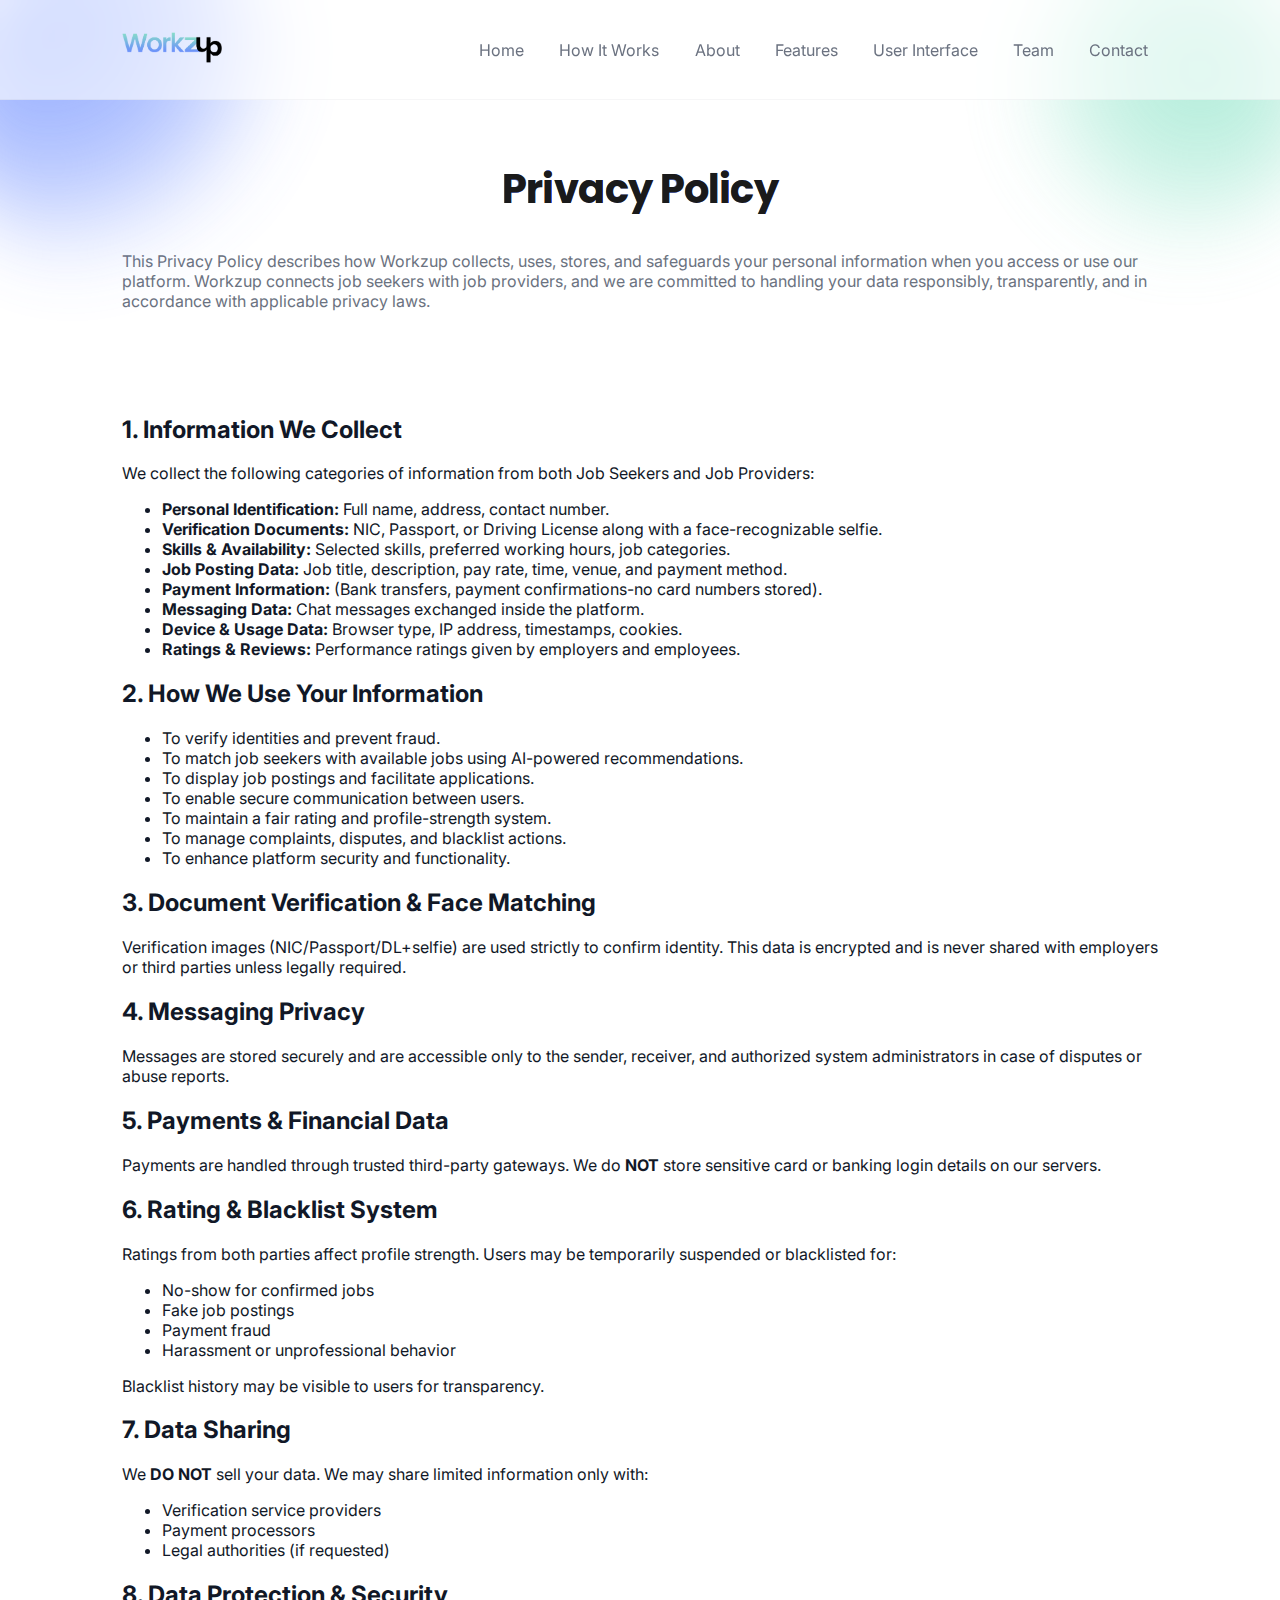
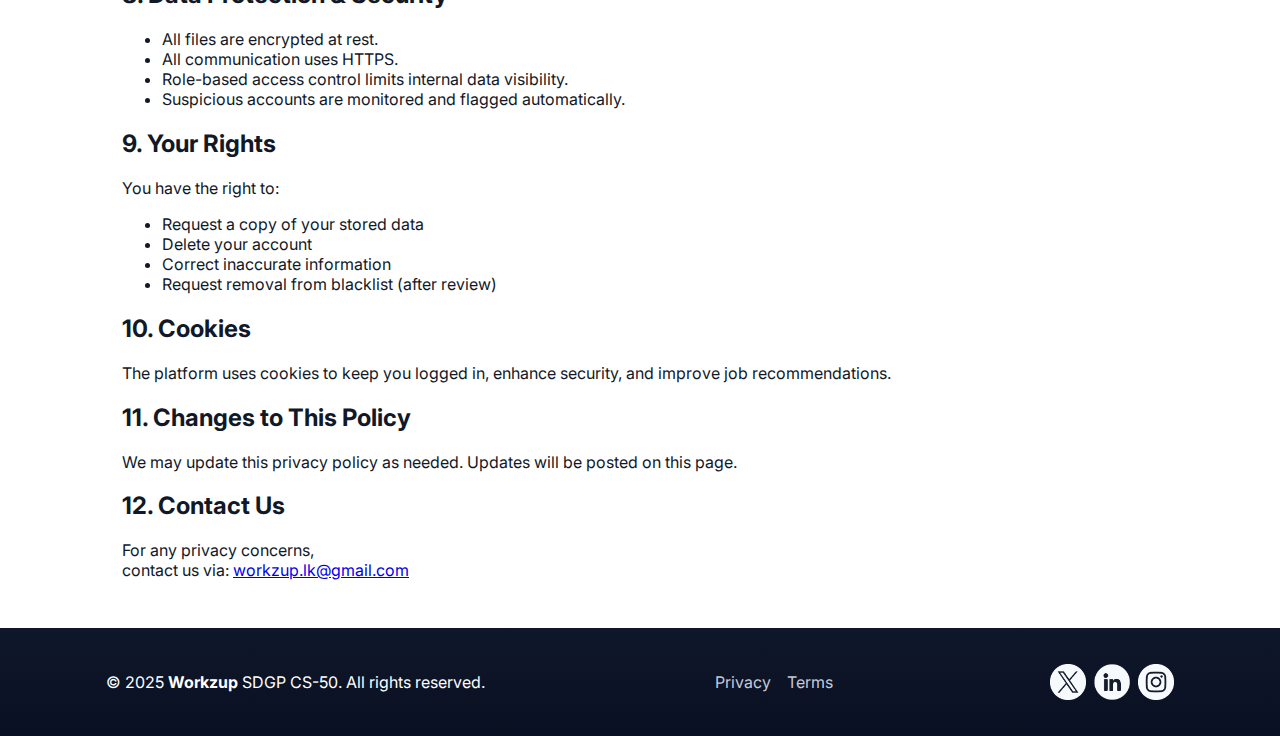
<file: Workzup.com.lk/privacy.html>
<!doctype html>
<html lang="en">
<head>
  <meta charset="utf-8" />
  <meta name="viewport" content="width=device-width,initial-scale=1" />
  <title>Privacy</title>
  <link rel="preconnect" href="https://fonts.gstatic.com" crossorigin>
  <link href="https://fonts.googleapis.com/css2?family=Inter:wght@300;400;600;700&family=Poppins:wght@600;700&display=swap" rel="stylesheet">
  <link rel="stylesheet" href="styles.css">
</head>
<body>
  <header class="site-header">
    <div class="container header-inner">
      <a href="home.html">
          <img src="Logo/logo.png" alt="Workzup" class="logo">
        </a>
      <button class="nav-toggle" aria-label="Toggle navigation" aria-expanded="false">
        <span class="hamburger"></span>
      </button>
      <nav class="site-nav">
        <ul>
          <li><a href="home.html">Home</a></li>
          <li><a href="home.html#how">How It Works</a></li>
          <li><a href="about.html">About</a></li>
          <li><a href="features.html">Features</a></li>
          <li><a href="screenshots.html">User Interface</a></li>
          <li><a href="team.html">Team</a></li>
          <li><a href="contact.html">Contact</a></li>
        </ul>
      </nav>
    </div>
  </header>

  <main>
    <div class="blob b1"></div>
    <div class="blob b2"></div>

  

<header class="main-header">
  
    <div class="container">
        <h1 class="section-title " >Privacy Policy</h1>
        <p class="lead">This Privacy Policy describes how Workzup collects, uses, stores, and safeguards your personal information when you access or use our platform. 
          Workzup connects job seekers with job providers, and we are committed to handling your data responsibly, transparently, and in accordance with applicable privacy laws.</p>
    </div>
</header>

<section class="content container">

   
    <h2>1. Information We Collect</h2>
    <p>We collect the following categories of information from both Job Seekers and Job Providers:</p>

    <ul>
        <li><strong>Personal Identification:</strong> Full name, address, contact number.</li>
        <li><strong>Verification Documents:</strong> NIC, Passport, or Driving License 
        along with a face-recognizable selfie.</li>
        <li><strong>Skills & Availability:</strong> Selected skills, preferred working hours, job categories.</li>
        <li><strong>Job Posting Data:</strong> Job title, description, pay rate, time, venue, and payment method.</li>
        <li><strong>Payment Information:</strong> (Bank transfers, payment confirmations-no card numbers stored).</li>
        <li><strong>Messaging Data:</strong> Chat messages exchanged inside the platform.</li>
        <li><strong>Device & Usage Data:</strong> Browser type, IP address, timestamps, cookies.</li>
        <li><strong>Ratings & Reviews:</strong> Performance ratings given by employers and employees.</li>
    </ul>

    <h2>2. How We Use Your Information</h2>
    <ul>
        <li>To verify identities and prevent fraud.</li>
        <li>To match job seekers with available jobs using AI-powered recommendations.</li>
        <li>To display job postings and facilitate applications.</li>
        <li>To enable secure communication between users.</li>
        <li>To maintain a fair rating and profile-strength system.</li>
        <li>To manage complaints, disputes, and blacklist actions.</li>
        <li>To enhance platform security and functionality.</li>
    </ul>

    <h2>3. Document Verification & Face Matching</h2>
    <p>
        Verification images (NIC/Passport/DL+selfie) are used strictly to confirm identity.  
        This data is encrypted and is never shared with employers or third parties unless legally required.
    </p>

    <h2>4. Messaging Privacy</h2>
    <p>
        Messages are stored securely and are accessible only to the sender, receiver, and authorized system 
        administrators in case of disputes or abuse reports.
    </p>

    <h2>5. Payments & Financial Data</h2>
    <p>
        Payments are handled through trusted third-party gateways.  
        We do <strong>NOT </strong>store sensitive card or banking login details on our servers.
    </p>

    <h2>6. Rating & Blacklist System</h2>
    <p>
        Ratings from both parties affect profile strength.  
        Users may be temporarily suspended or blacklisted for:
    </p>

    <ul>
        <li>No-show for confirmed jobs</li>
        <li>Fake job postings</li>
        <li>Payment fraud</li>
        <li>Harassment or unprofessional behavior</li>
    </ul>

    <p>Blacklist history may be visible to users for transparency.</p>

    <h2>7. Data Sharing</h2>
    <p>We <strong>DO NOT</strong> sell your data. We may share limited information only with:</p>
    <ul>
        <li>Verification service providers</li>
        <li>Payment processors</li>
        <li>Legal authorities (if requested)</li>
    </ul>

    <h2>8. Data Protection & Security</h2>
    <ul>
        <li>All files are encrypted at rest.</li>
        <li>All communication uses HTTPS.</li>
        <li>Role-based access control limits internal data visibility.</li>
        <li>Suspicious accounts are monitored and flagged automatically.</li>
    </ul>

    <h2>9. Your Rights</h2>
    <p>You have the right to:</p>
    <ul>
        <li>Request a copy of your stored data</li>
        <li>Delete your account</li>
        <li>Correct inaccurate information</li>
        <li>Request removal from blacklist (after review)</li>
    </ul>

    <h2>10. Cookies</h2>
    <p>
        The platform uses cookies to keep you logged in, enhance security, 
        and improve job recommendations.
    </p>

    <h2>11. Changes to This Policy</h2>
    <p>
        We may update this privacy policy as needed. Updates will be posted on this page.
    </p>

    <h2>12. Contact Us</h2>
    <p>
        For any privacy concerns, <br>contact us via:  
        <a href="mailto:workzup.lk@gmail.com">workzup.lk@gmail.com</a>
    </p>

</section>

  </main>

  <button id="backToTop" class="back-to-top" aria-label="Back to top">↑</button>

  <footer class="site-footer">
    <div class="container footer-inner">
      <p>© 2025 <strong>Workzup</strong> SDGP CS-50. All rights reserved.</p>
      <nav>
        <a href="privacy.html">Privacy</a>
        <a href="terms.html">Terms</a>
      </nav>
      <div class="social">
        <a href="https://twitter.com/" target="_blank" rel="noopener" aria-label="Twitter">
          <img src="Icons/twitterL.png" alt="Twitter" class="social-icon" width="36" height="36">
        </a>

        <a href="https://www.linkedin.com/" target="_blank" rel="noopener" aria-label="LinkedIn">
          <img src="Icons/linkedinL.png" alt="LinkedIn" class="social-icon" width="36" height="36">
        </a>

        <a href="https://www.instagram.com/workzup.lk/" target="_blank" rel="noopener" aria-label="Facebook">
          <img src="Icons/instagramL.png" alt="Facebook" class="social-icon" width="36" height="36">
        </a>
      </div>
    </div>
  </footer>

  <script src="script.js"></script>
</body>
</html>
</file>
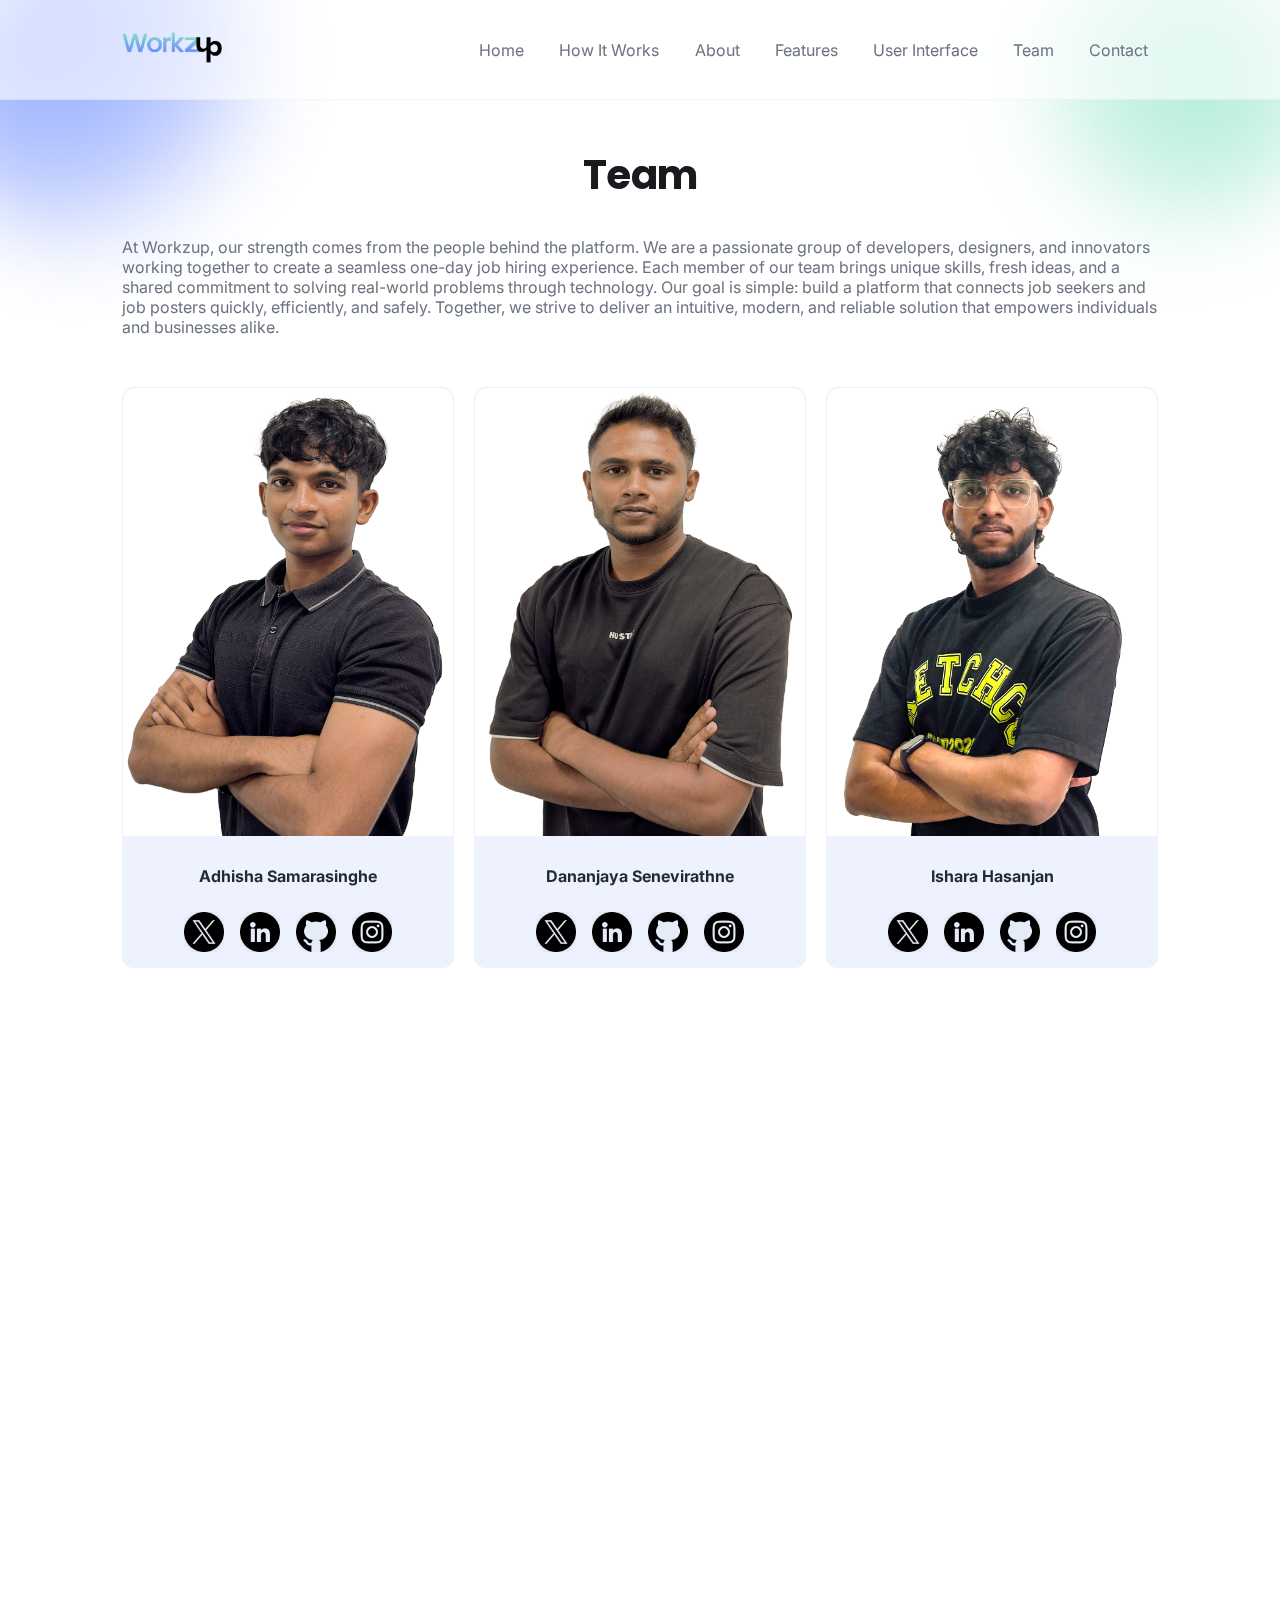
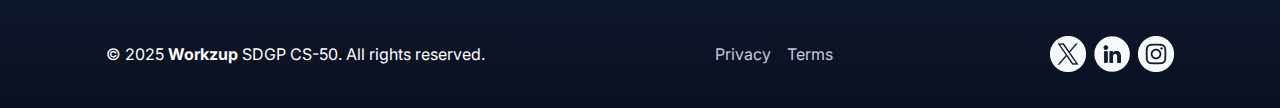
<file: Workzup.com.lk/team.html>
<!DOCTYPE html>
<html lang="en">
  <head>
    <meta charset="utf-8" />
    <meta name="viewport" content="width=device-width,initial-scale=1" />
    <title>Team-Workzup</title>
    <link rel="preconnect" href="https://fonts.gstatic.com" crossorigin />
    <link
      href="https://fonts.googleapis.com/css2?family=Inter:wght@300;400;600;700&family=Poppins:wght@600;700&display=swap"
      rel="stylesheet"
    />
    <link rel="stylesheet" href="styles.css" />
  </head>
  <body>
    <header class="site-header">
      <div class="container header-inner">
        <a href="home.html">
          <img src="Logo/logo.png" alt="Workzup" class="logo" />
        </a>
        <button
          class="nav-toggle"
          aria-label="Toggle navigation"
          aria-expanded="false"
        >
          <span class="hamburger"></span>
        </button>
        <nav class="site-nav">
          <ul>
            <li><a href="home.html">Home</a></li>
            <li><a href="home.html#how">How It Works</a></li>
            <li><a href="about.html">About</a></li>
            <li><a href="features.html">Features</a></li>
            <li><a href="screenshots.html">User Interface</a></li>
            <li><a href="team.html">Team</a></li>
            <li><a href="contact.html">Contact</a></li>
          </ul>
        </nav>
      </div>
    </header>

    <main>
      <div class="blob b1"></div>
      <div class="blob b2"></div>
      <div class="blob b3"></div>

      <section class="section-team">
        <div class="container">
          <h2 class="section-title reveal">Team</h2>
          <p class="lead reveal">
            At Workzup, our strength comes from the people behind the platform.
            We are a passionate group of developers, designers, and innovators
            working together to create a seamless one-day job hiring experience.
            Each member of our team brings unique skills, fresh ideas, and a
            shared commitment to solving real-world problems through technology.
            Our goal is simple: build a platform that connects job seekers and
            job posters quickly, efficiently, and safely. Together, we strive to
            deliver an intuitive, modern, and reliable solution that empowers
            individuals and businesses alike.
          </p>
          <div class="team-grid">
            <div
              class="team-card reveal"
              data-name="Adhisha Samarasinghe"
              data-twitter="#"
              data-linkedin="#"
              data-github="#"
            >
              <img
                src="Team-Pics/adhisha-pic.png"
                class="img-frame"
                alt="Adhisha"
              />
              <h4>Adhisha Samarasinghe</h4>
              <div class="team-social">
                <a
                  href="https://x.com/AdhishaNilhara"
                  class="social-link"
                  aria-label="Adhisha on Twitter"
                  target="_blank"
                  rel="noopener"
                >
                  <img src="Icons/twitter.png" alt="Twitter" />
                </a>
                <a
                  href="https://www.linkedin.com/in/adhisha-samarasinghe-161991352/"
                  class="social-link"
                  aria-label="Adhisha on LinkedIn"
                  target="_blank"
                  rel="noopener"
                >
                  <img src="Icons/linkedin.png" alt="LinkedIn" />
                </a>
                <a
                  href="https://github.com/AdhishaSamarasinghe"
                  class="social-link"
                  aria-label="Adhisha on GitHub"
                  target="_blank"
                  rel="noopener"
                >
                  <img src="Icons/github.png" alt="GitHub" />
                </a>
                <a
                  href="https://www.instagram.com/___adhisha___/"
                  class="social-link"
                  aria-label="Adhisha on GitHub"
                  target="_blank"
                  rel="noopener"
                >
                  <img src="Icons/instagram.png" alt="GitHub" />
                </a>
              </div>
            </div>

            <div
              class="team-card reveal"
              data-name="Dananjaya Senevirathne"
              data-twitter="#"
              data-linkedin="#"
              data-github="#"
            >
              <img
                src="Team-Pics/dananjaya-pic.png"
                class="img-frame"
                alt="Dananjaya"
              />
              <h4>Dananjaya Senevirathne</h4>
              <div class="team-social">
                <a
                  href="https://x.com/Dananjaya5437"
                  class="social-link"
                  aria-label="Dananjaya on Twitter"
                  target="_blank"
                  rel="noopener"
                >
                  <img src="Icons/twitter.png" alt="Twitter" />
                </a>
                <a
                  href="https://www.linkedin.com/in/dananjaya-senevirathne-5351a7360"
                  class="social-link"
                  aria-label="Dananjaya on LinkedIn"
                  target="_blank"
                  rel="noopener"
                >
                  <img src="Icons/linkedin.png" alt="LinkedIn" />
                </a>
                <a
                  href="https://github.com/DananjayaSenevirathne"
                  class="social-link"
                  aria-label="Dananjaya on GitHub"
                  target="_blank"
                  rel="noopener"
                >
                  <img src="Icons/github.png" alt="GitHub" />
                </a>
                <a
                  href="https://www.instagram.com/dh_.a._na?igsh=aDlscWtjeGE5cmhz&utm_source=qr"
                  class="social-link"
                  aria-label="Dananjaya on GitHub"
                  target="_blank"
                  rel="noopener"
                >
                  <img src="Icons/instagram.png" alt="GitHub" />
                </a>
              </div>
            </div>

            <div
              class="team-card reveal"
              data-name="Ishara Hasanjaya"
              data-twitter="#"
              data-linkedin="#"
              data-github="#"
            >
              <img
                src="Team-Pics/ishara-pic.png"
                class="img-frame"
                alt="Ishara"
              />
              <h4>Ishara Hasanjan</h4>
              <div class="team-social">
                <a
                  href="https://x.com/shara_hazz?s=21"
                  class="social-link"
                  aria-label="Ishara on Twitter"
                  target="_blank"
                  rel="noopener"
                >
                  <img src="Icons/twitter.png" alt="Twitter" />
                </a>
                <a
                  href="https://www.linkedin.com/in/isharahasanjan?utm_source=share_via&utm_content=profile&utm_medium=member_ios"
                  class="social-link"
                  aria-label="Ishara on LinkedIn"
                  target="_blank"
                  rel="noopener"
                >
                  <img src="Icons/linkedin.png" alt="LinkedIn" />
                </a>
                <a
                  href="https://github.com/Shara-Hasanjan?tab=overview&from=2025-11-01&to=2025-11-30"
                  class="social-link"
                  aria-label="Ishara on GitHub"
                  target="_blank"
                  rel="noopener"
                >
                  <img src="Icons/github.png" alt="GitHub" />
                </a>
                <a
                  href="https://www.instagram.com/_shara_hz?igsh=ZnBlajBkM2NvM3E1&utm_source=qr"
                  class="social-link"
                  aria-label="Ishara on GitHub"
                  target="_blank"
                  rel="noopener"
                >
                  <img src="Icons/instagram.png" alt="GitHub" />
                </a>
              </div>
            </div>

            <div
              class="team-card reveal"
              data-name="Chamalsha Jayapthma"
              data-twitter="#"
              data-linkedin="#"
              data-github="#"
            >
              <img
                src="Team-Pics/chamalsha-pic.png"
                class="img-frame"
                alt="Chamalsha"
              />
              <h4>Chamalsha Jayapthma</h4>
              <div class="team-social">
                <a
                  href="https://x.com/Chamalsha2003"
                  class="social-link"
                  aria-label="Chamalsha on Twitter"
                  target="_blank"
                  rel="noopener"
                >
                  <img src="Icons/twitter.png" alt="Twitter" />
                </a>
                <a
                  href="https://www.linkedin.com/in/chamalsha-jayapathma-75a147361/"
                  class="social-link"
                  aria-label="Chamalsha on LinkedIn"
                  target="_blank"
                  rel="noopener"
                >
                  <img src="Icons/linkedin.png" alt="LinkedIn" />
                </a>
                <a
                  href="https://github.com/ChamalshaInduwara"
                  class="social-link"
                  aria-label="Chamalsha on GitHub"
                  target="_blank"
                  rel="noopener"
                >
                  <img src="Icons/github.png" alt="GitHub" />
                </a>
                <a
                  href="https://www.instagram.com/chamalshainduwara?igsh=MTh1andyNmNqMGpzbQ=="
                  class="social-link"
                  aria-label="Instagram on GitHub"
                  target="_blank"
                  rel="noopener"
                >
                  <img src="Icons/instagram.png" alt="GitHub" />
                </a>
              </div>
            </div>

            <div
              class="team-card reveal"
              data-name="Deveen Rathnayake"
              data-twitter="#"
              data-linkedin="#"
              data-github="#"
            >
              <img
                src="Team-Pics/deveen-pic.png"
                class="img-frame"
                alt="Deveen"
              />
              <h4>Deveen Rathnayake</h4>
              <div class="team-social">
                <a
                  href="#"
                  class="social-link"
                  aria-label="Deveen on Twitter"
                  target="_blank"
                  rel="noopener"
                >
                  <img src="Icons/twitter.png" alt="Twitter" />
                </a>
                <a
                  href="#"
                  class="social-link"
                  aria-label="Deveen on LinkedIn"
                  target="_blank"
                  rel="noopener"
                >
                  <img src="Icons/linkedin.png" alt="LinkedIn" />
                </a>
                <a
                  href="#"
                  class="social-link"
                  aria-label="Deveen on GitHub"
                  target="_blank"
                  rel="noopener"
                >
                  <img src="Icons/github.png" alt="GitHub" />
                </a>
                <a
                  href="#"
                  class="social-link"
                  aria-label="Adhisha on GitHub"
                  target="_blank"
                  rel="noopener"
                >
                  <img src="Icons/instagram.png" alt="GitHub" />
                </a>
              </div>
            </div>

            <div
              class="team-card reveal"
              data-name="Abhilash Bogahawatte"
              data-twitter="#"
              data-linkedin="#"
              data-github="#"
            >
              <img
                src="Team-Pics/abhilash-pic.png"
                class="img-frame"
                alt="Abhilash"
              />
              <h4>Abhilash Bogahawatte</h4>
              <div class="team-social">
                <a
                  href="#"
                  class="social-link"
                  aria-label="Abhilash on Twitter"
                  target="_blank"
                  rel="noopener"
                >
                  <img src="Icons/twitter.png" alt="Twitter" />
                </a>
                <a
                  href="#"
                  class="social-link"
                  aria-label="Abhilash on LinkedIn"
                  target="_blank"
                  rel="noopener"
                >
                  <img src="Icons/linkedin.png" alt="LinkedIn" />
                </a>
                <a
                  href="#"
                  class="social-link"
                  aria-label="Abhilash on GitHub"
                  target="_blank"
                  rel="noopener"
                >
                  <img src="Icons/github.png" alt="GitHub" />
                </a>
                <a
                  href="#"
                  class="social-link"
                  aria-label="Adhisha on GitHub"
                  target="_blank"
                  rel="noopener"
                >
                  <img src="Icons/instagram.png" alt="GitHub" />
                </a>
              </div>
            </div>
          </div>
        </div>
      </section>
    </main>

    <footer class="site-footer">
      <div class="container footer-inner">
        <p>© 2025 <strong>Workzup</strong> SDGP CS-50. All rights reserved.</p>
        <nav>
          <a href="privacy.html">Privacy</a>
          <a href="terms.html">Terms</a>
        </nav>
        <div class="social">
          <a
            href="https://twitter.com/"
            target="_blank"
            rel="noopener"
            aria-label="Twitter"
          >
            <img
              src="Icons/twitterL.png"
              alt="Twitter"
              class="social-icon"
              width="36"
              height="36"
            />
          </a>

          <a
            href="https://www.linkedin.com/"
            target="_blank"
            rel="noopener"
            aria-label="LinkedIn"
          >
            <img
              src="Icons/linkedinL.png"
              alt="LinkedIn"
              class="social-icon"
              width="36"
              height="36"
            />
          </a>

          <a
            href="https://www.instagram.com/workzup.lk/"
            target="_blank"
            rel="noopener"
            aria-label="Facebook"
          >
            <img
              src="Icons/instagramL.png"
              alt="Facebook"
              class="social-icon"
              width="36"
              height="36"
            />
          </a>
        </div>
      </div>
    </footer>

    <script src="script.js"></script>
  </body>
</html>
</file>
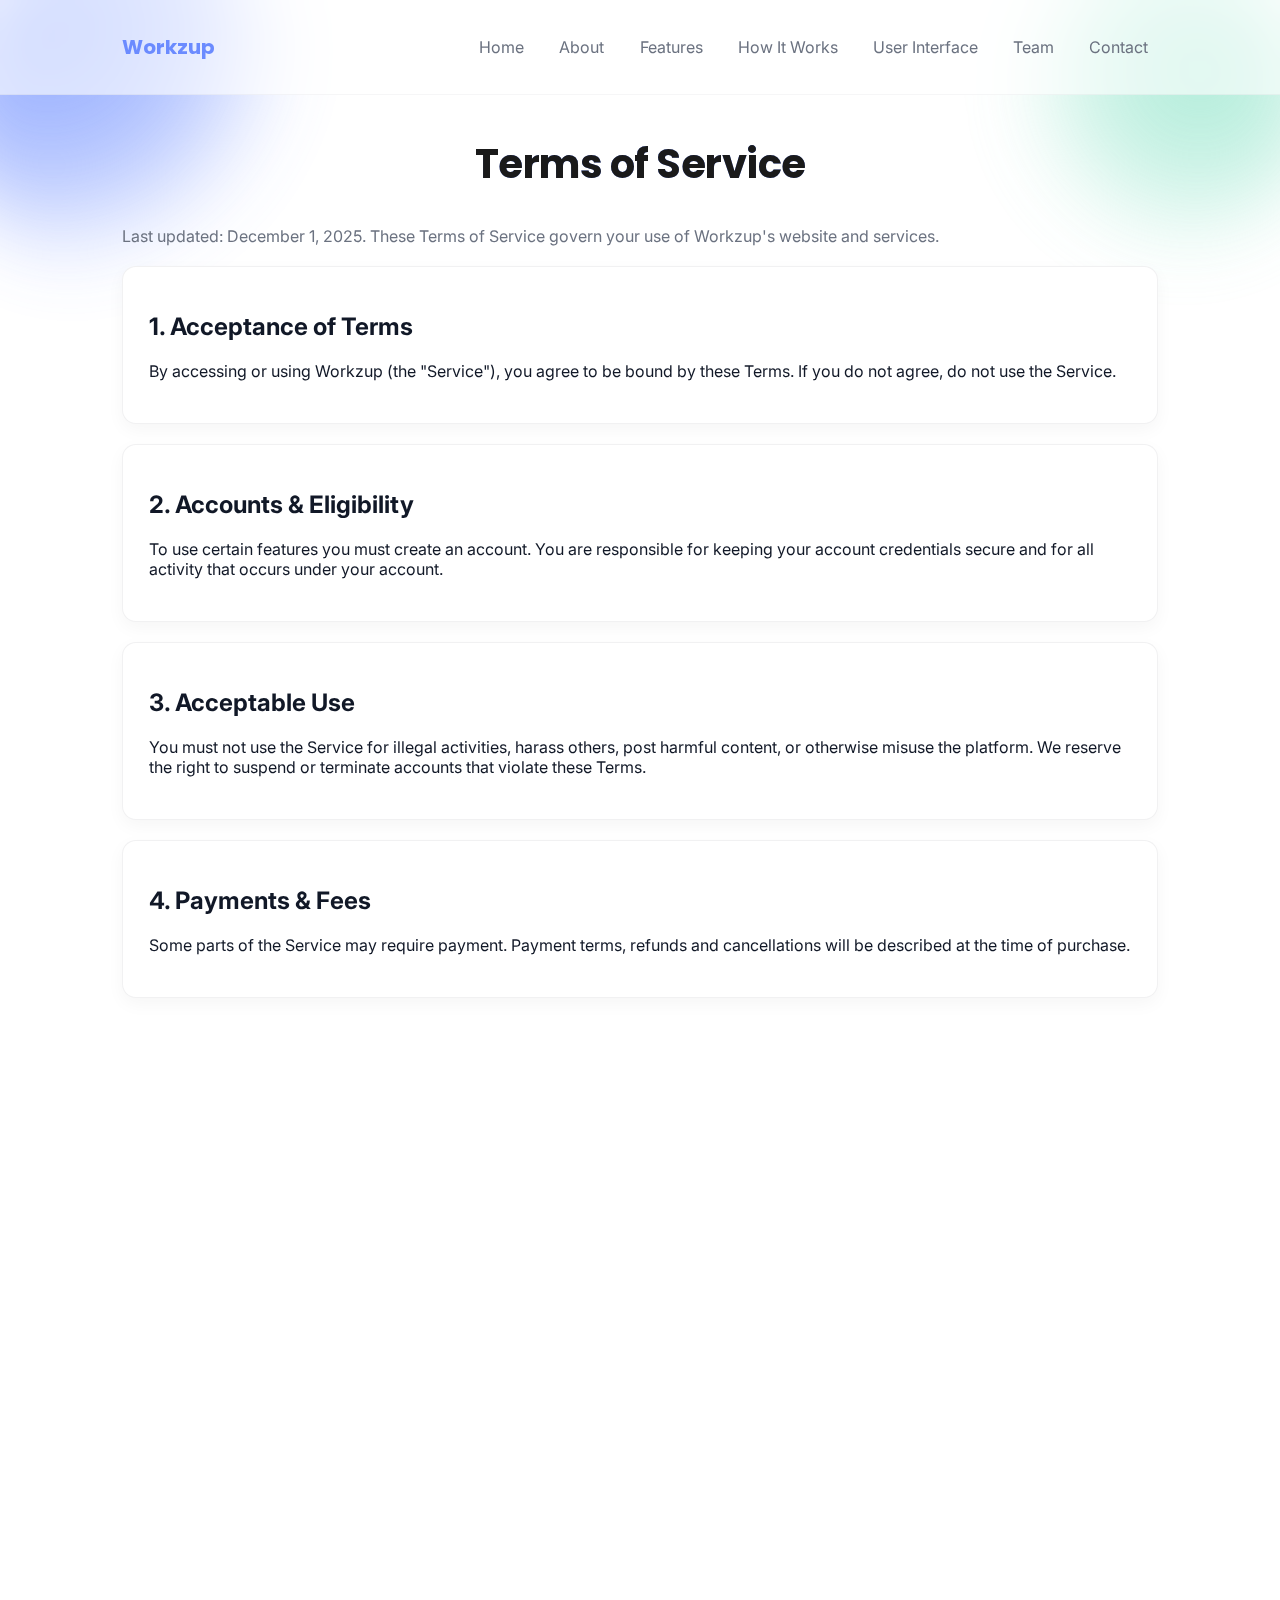
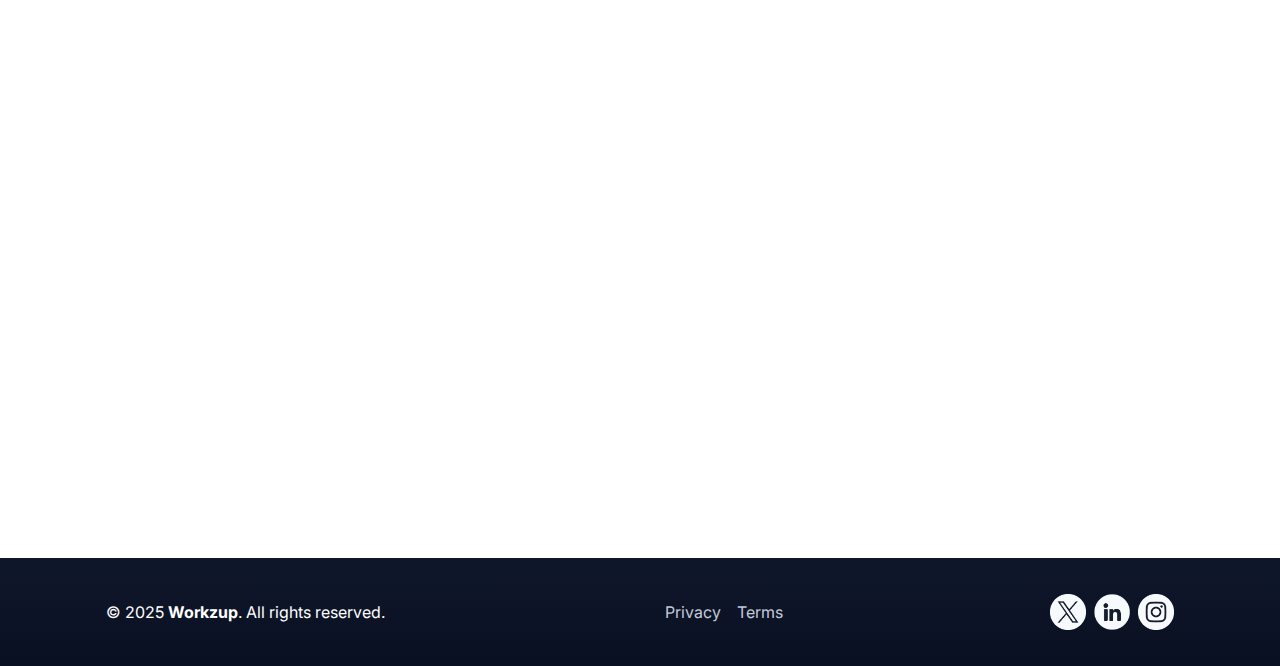
<file: Workzup.com.lk/terms.html>
<!doctype html>
<html lang="en">
<head>
  <meta charset="utf-8" />
  <meta name="viewport" content="width=device-width,initial-scale=1" />
  <title>Terms-Workzup</title>
  <link rel="preconnect" href="https://fonts.gstatic.com" crossorigin>
  <link href="https://fonts.googleapis.com/css2?family=Inter:wght@300;400;600;700&family=Poppins:wght@600;700&display=swap" rel="stylesheet">
  <link rel="stylesheet" href="styles.css">
</head>
<body>
  <header class="site-header">
    <div class="container header-inner">
      <a class="brand" href="home.html">Workzup</a>
      <button class="nav-toggle" aria-label="Toggle navigation" aria-expanded="false">
        <span class="hamburger"></span>
      </button>
      <nav class="site-nav">
        <ul>
          <li><a href="home.html">Home</a></li>
          <li><a href="about.html">About</a></li>
          <li><a href="features.html">Features</a></li>
          <li><a href="home.html#how">How It Works</a></li>
          <li><a href="screenshots.html">User Interface</a></li>
          <li><a href="team.html">Team</a></li>
          <li><a href="contact.html">Contact</a></li>
        </ul>
      </nav>
    </div>
  </header>

  <main id="main">
    <div class="blob b1"></div>
    <div class="blob b2"></div>
    <section class="section-terms">
      <div class="container">
        <h1 class="section-title reveal">Terms of Service</h1>
        <p class="lead reveal">Last updated: December 1, 2025. These Terms of Service govern your use of Workzup's website and services.</p>

        <article class="card reveal">
          <h2>1. Acceptance of Terms</h2>
          <p>By accessing or using Workzup (the "Service"), you agree to be bound by these Terms. If you do not agree, do not use the Service.</p>
        </article>

        <article class="card reveal">
          <h2>2. Accounts & Eligibility</h2>
          <p>To use certain features you must create an account. You are responsible for keeping your account credentials secure and for all activity that occurs under your account.</p>
        </article>

        <article class="card reveal">
          <h2>3. Acceptable Use</h2>
          <p>You must not use the Service for illegal activities, harass others, post harmful content, or otherwise misuse the platform. We reserve the right to suspend or terminate accounts that violate these Terms.</p>
        </article>

        <article class="card reveal">
          <h2>4. Payments & Fees</h2>
          <p>Some parts of the Service may require payment. Payment terms, refunds and cancellations will be described at the time of purchase.</p>
        </article>

        <article class="card reveal">
          <h2>5. Content & Intellectual Property</h2>
          <p>All content on the Service is owned by Workzup or its licensors. You may not copy or distribute our content without permission. You retain ownership of content you submit, subject to the license you grant to Workzup to operate the Service.</p>
        </article>

        <article class="card reveal">
          <h2>6. Disclaimers & Limitation of Liability</h2>
          <p>The Service is provided "as is". To the fullest extent permitted by law, Workzup disclaims warranties and limits liability for damages arising from your use of the Service.</p>
        </article>

        <article class="card reveal">
          <h2>7. Privacy</h2>
          <p>Our <a href="index.html#privacy">Privacy Policy</a> explains how we collect and use personal data.</p>
        </article>

        <article class="card reveal">
          <h2>8. Governing Law</h2>
          <p>These Terms are governed by the laws of the jurisdiction where Workzup operates, unless otherwise required by law.</p>
        </article>

        <article class="card reveal">
          <h2>9. Changes to Terms</h2>
          <p>We may modify these Terms. When we do, we'll update the "Last updated" date and, where required, provide notice.</p>
        </article>

        <article class="card reveal">
          <h2>Contact</h2>
          <p>If you have questions about these Terms, contact us at <a href="mailto:workzup.lk@gmail.com">workzup.lk@gmail.com</a>.</p>
        </article>

      </div>
    </section>
  </main>

  <footer class="site-footer">
    <div class="container footer-inner">
      <p>© 2025 <strong>Workzup</strong>. All rights reserved.</p>
      <nav>
        <a href="privacy.html">Privacy</a>
        <a href="terms.html">Terms</a>
      </nav>
      <div class="social">
        <a href="https://twitter.com/" target="_blank" rel="noopener" aria-label="Twitter">
          <img src="Icons/twitterL.png" alt="Twitter" class="social-icon" width="36" height="36">
        </a>
        <a href="https://www.linkedin.com/" target="_blank" rel="noopener" aria-label="LinkedIn">
          <img src="Icons/linkedinL.png" alt="LinkedIn" class="social-icon" width="36" height="36">
        </a>
        <a href="https://www.instagram.com/workzup.lk/" target="_blank" rel="noopener" aria-label="Instagram">
          <img src="Icons/instagramL.png" alt="Instagram" class="social-icon" width="36" height="36">
        </a>
      </div>
    </div>
  </footer>

  <script src="script.js"></script>
</body>
</html>
</file>
<file: Workzup.com.lk/styles.css>
/* ------------------------------------------------------------
   Root Variables
------------------------------------------------------------ */
:root {
  --bg: #f7fafc;
  --card: #ffffff;
  --muted: #6b7280;
  --accent: #6b8bff;
  --accent-1: #6b8bff;
  --accent-2: #8be3c7;
  --radius: 14px;
  --max-width: 1100px;
  --glass: rgba(255,255,255,0.55);
}

/* ------------------------------------------------------------
   Coming Soon Page
------------------------------------------------------------ */
.coming-soon-hero {
  position: relative;
  padding: 7rem 0 5rem;
  text-align: center;
  background: linear-gradient(180deg, rgba(107,140,255,0.07), rgba(139,227,199,0.03));
}

.coming-soon-card {
  max-width: 780px;
  margin: 0 auto;
  padding: 2.2rem 2rem;
  background: var(--glass);
  border-radius: calc(var(--radius) + 8px);
  border: 1px solid rgba(15, 23, 42, 0.08);
  box-shadow: 0 22px 60px rgba(2, 6, 23, 0.10);
  backdrop-filter: blur(10px);
}

.coming-soon-badge {
  display: inline-flex;
  align-items: center;
  gap: 0.86rem;
  padding: 0.72rem 1.2rem;
  border-radius: 999px;
  position: relative;
  overflow: hidden;
  background: linear-gradient(
    90deg,
    rgba(107, 140, 255, 0.16),
    rgba(139, 227, 199, 0.12)
  );
  border: 1px solid rgba(107, 140, 255, 0.18);
  color: #0f172a;
  font-weight: 650;
  font-size: 1.21rem;
  box-shadow: 0 10px 30px rgba(2, 6, 23, 0.06);
  animation: comingSoonFloat 5.2s ease-in-out infinite;
  will-change: transform;
}

.coming-soon-badge::before {
  content: "";
  position: absolute;
  inset: -2px;
  background: linear-gradient(
    120deg,
    transparent 0%,
    rgba(255, 255, 255, 0.55) 18%,
    transparent 40%
  );
  transform: translateX(-60%) skewX(-18deg);
  opacity: 0.55;
  animation: comingSoonShine 2.8s ease-in-out infinite;
  pointer-events: none;
}

.coming-soon-badge-text {
  position: relative;
  z-index: 1;
  background: linear-gradient(90deg, var(--accent), var(--accent-2));
  background-size: 220% 100%;
  background-position: 0% 50%;
  -webkit-background-clip: text;
  background-clip: text;
  color: transparent;
  letter-spacing: 0.2px;
  animation: comingSoonTextShift 3.2s ease-in-out infinite;
}

.coming-soon-dot {
  width: 12px;
  height: 12px;
  border-radius: 999px;
  background: var(--accent-2);
  box-shadow: 0 0 0 10px rgba(139, 227, 199, 0.12);
  position: relative;
  z-index: 1;
  animation: comingSoonPulse 1.6s ease-in-out infinite;
}

.coming-soon-dot::after {
  content: "";
  position: absolute;
  inset: -10px;
  border-radius: 999px;
  border: 1px solid rgba(139, 227, 199, 0.35);
  opacity: 0;
  transform: scale(0.9);
  animation: comingSoonRing 1.6s ease-in-out infinite;
}

@keyframes comingSoonShine {
  0% { transform: translateX(-70%) skewX(-18deg); opacity: 0.10; }
  30% { opacity: 0.55; }
  60% { opacity: 0.35; }
  100% { transform: translateX(70%) skewX(-18deg); opacity: 0.10; }
}

@keyframes comingSoonPulse {
  0%, 100% {
    transform: scale(1);
    box-shadow: 0 0 0 6px rgba(139, 227, 199, 0.14);
  }
  50% {
    transform: scale(1.15);
    box-shadow: 0 0 0 10px rgba(139, 227, 199, 0.10);
  }
}

@keyframes comingSoonRing {
  0% { opacity: 0; transform: scale(0.85); }
  35% { opacity: 0.55; }
  100% { opacity: 0; transform: scale(1.25); }
}

@keyframes comingSoonFloat {
  0%, 100% { transform: translateY(0); }
  50% { transform: translateY(-6px); }
}

@keyframes comingSoonTextShift {
  0%, 100% { background-position: 0% 50%; }
  50% { background-position: 100% 50%; }
}

@media (prefers-reduced-motion: reduce) {
  .coming-soon-badge::before,
  .coming-soon-badge,
  .coming-soon-badge-text,
  .coming-soon-dot,
  .coming-soon-dot::after {
    animation: none !important;
  }
}

.coming-soon-title {
  margin: 0.9rem 0 0.6rem;
  font-family: Poppins, Inter, system-ui, Segoe UI, Roboto, Arial, sans-serif;
  font-weight: 800;
  letter-spacing: -1px;
  font-size: clamp(2.2rem, 4vw, 3.4rem);
  background: linear-gradient(90deg, var(--accent), #7a9bff);
  -webkit-background-clip: text;
  background-clip: text;
  color: transparent;
}

.coming-soon-sub {
  color: var(--muted);
  margin: 0 auto 1.6rem;
  max-width: 60ch;
  line-height: 1.7;
  font-size: 1.05rem;
}

.coming-soon-actions {
  display: flex;
  gap: 0.8rem;
  justify-content: center;
  flex-wrap: wrap;
}

.coming-soon-meta {
  margin-top: 1.25rem;
  display: flex;
  gap: 0.65rem;
  justify-content: center;
  flex-wrap: wrap;
  color: var(--muted);
  font-size: 0.95rem;
}

@media (max-width: 720px) {
  .coming-soon-hero {
    padding: 6.25rem 0 4rem;
  }
  .coming-soon-card {
    padding: 1.7rem 1.25rem;
  }
  .coming-soon-badge {
    padding: 0.66rem 1.1rem;
    font-size: 1.12rem;
    gap: 0.75rem;
  }
  .coming-soon-dot {
    width: 11px;
    height: 11px;
  }
}

/* ------------------------------------------------------------
   Global Reset & Base Styles
------------------------------------------------------------ */
* {
  box-sizing: border-box;
}

html,
body {
  height: 100%;
}
html {
  scroll-behavior: smooth;
}

.logo {
  width: 100px;   
  height: auto;
  
}

body {
  margin: 0;
  min-height: 100vh;
  display: flex;
  flex-direction: column;
  font-family: Inter, system-ui, Segoe UI, Roboto, Arial, sans-serif;
  color: #111827;
  -webkit-font-smoothing: antialiased;
  scroll-behavior: smooth;
}

main {
  flex: 1;
}
.container {
  max-width: var(--max-width);
  margin: 0 auto;
  padding: 2rem;
}

.section-team {
  margin-top: -20px ;
}
.section-features  {
  margin-top: -20px ;
}

.section-terms {
  margin-top: -20px ;
}

.section-contact {
  margin-top: -70px ;
}

.reveal,
[data-reveal] {
  opacity: 0;
  transform: translateY(30px); 
  filter: blur(6px); 
  transition:
    opacity 0.8s ease-out,
    transform 0.8s ease-out,
    filter 0.8s ease-out;
}
.latest-jobs-card[data-reveal] {
  transform: translateX(40px);
}

.latest-jobs-card.is-visible {
  transform: translateX(0);
}

.reveal.visible,
[data-reveal].is-visible {
  opacity: 1;
  transform: translateY(0);
  filter: blur(0);
}



/* ------------------------------------------------------------
   Header / Navbar
------------------------------------------------------------ */
.site-header {
  position: sticky;
  top: 0;
  z-index: 60;
  background: rgba(255, 255, 255, 0.6);
  backdrop-filter: blur(6px);
  border-bottom: 1px solid rgba(15, 23, 42, 0.04);
}
.site-header.transparent {
    background: transparent ;
    backdrop-filter: none ;
    border-bottom: none ;
}

.home-page .site-header {
  position: fixed;   
  top: 0;
  left: 0;
  right: 0;
  width: 100%;
}

.ui-video-page .site-header {
  position: fixed;
  top: 0;
  left: 0;
  right: 0;
  width: 100%;
}

.ui-video-page .site-header.transparent .site-nav a {
  color: rgb(162, 181, 194);
}

.ui-video-page .site-header.transparent .site-nav a:hover {
  color: #ffffff;
  background: rgba(255, 255, 255, 0.20);
  backdrop-filter: blur(6px);
}

.ui-video-page .site-header.transparent .site-nav a.active {
  color: #ffffff;
  background: rgba(255, 255, 255, 0.28);
  border-radius: 8px;
}
.home-page .site-header.transparent .site-nav a {
    color: rgb(162, 181, 194) ;   
}

.home-page .site-header.transparent .site-nav a:hover {
    color: #ffffff ;                     
    background: rgba(255, 255, 255, 0.20) ; 
    backdrop-filter: blur(6px);                    
}
.home-page .site-header.transparent .site-nav a.active {
    color: #ffffff t;
    background: rgba(255, 255, 255, 0.28) ;
    border-radius: 8px;
}

.header-inner {
  display: flex;
  justify-content: space-between;
  align-items: center;
}

.brand {
  font-family: Poppins, Inter;
  font-weight: 700;
  font-size: 1.25rem;
  color: var(--accent);
  text-decoration: none;
}

.site-nav ul {
  display: flex;
  gap: 1rem;
  margin: 0;
  padding: 0;
  list-style: none;
}

.site-nav a {
  padding: 0.6rem;
  border-radius: 8px;
  text-decoration: none;
  color: var(--muted);
  transition: all 0.18s;
}

.site-nav a:hover {
  color: #0f172a;
  background: rgba(107, 140, 255, 0.08);
}

.nav-toggle {
  display: none;
  appearance: none;
  -webkit-tap-highlight-color: transparent;
  background: rgba(255, 255, 255, 0.72);
  border: 1px solid rgba(15, 23, 42, 0.10);
  border-radius: 14px;
  width: 44px;
  height: 44px;
  padding: 0;
  align-items: center;
  justify-content: center;
  cursor: pointer;
  box-shadow: 0 10px 26px rgba(2, 6, 23, 0.08);
  transition: transform 0.18s ease, box-shadow 0.18s ease, background 0.18s ease, border-color 0.18s ease;
}

.nav-toggle:hover {
  transform: translateY(-1px);
  border-color: rgba(107, 140, 255, 0.28);
  box-shadow: 0 14px 34px rgba(2, 6, 23, 0.10);
}

.nav-toggle:active {
  transform: translateY(0);
  box-shadow: 0 10px 26px rgba(2, 6, 23, 0.08);
}

.nav-toggle:focus-visible {
  outline: none;
  box-shadow:
    0 10px 26px rgba(2, 6, 23, 0.10),
    0 0 0 4px rgba(107, 140, 255, 0.22);
}

.hamburger {
  width: 22px;
  height: 2px;
  background: var(--muted);
  position: relative;
  border-radius: 999px;
  transition: background 0.18s ease, transform 0.18s ease;
}
.hamburger::before,
.hamburger::after {
  content: "";
  position: absolute;
  left: 0;
  right: 0;
  height: 2px;
  background: var(--muted);
  border-radius: 999px;
  transition: transform 0.18s ease, top 0.18s ease, bottom 0.18s ease, opacity 0.18s ease;
}
.hamburger::before {
  top: -7px;
}
.hamburger::after {
  bottom: -7px;
}

/* Animate hamburger into an “X” when menu is open */
.nav-toggle[aria-expanded="true"] .hamburger {
  background: transparent;
}
.nav-toggle[aria-expanded="true"] .hamburger::before {
  top: 0;
  transform: rotate(45deg);
}
.nav-toggle[aria-expanded="true"] .hamburger::after {
  bottom: 0;
  transform: rotate(-45deg);
}

/* ------------------------------------------------------------
   Hero Section
------------------------------------------------------------ */
.hero-video-bg {
    position: relative;
    height: 100vh;
    width: 100%;
    overflow: hidden;
    display: flex;
    align-items: center;
    justify-content: center;
    padding: 0;
    perspective: 1200px;
    overflow: hidden;
    
}

.bg-video {
    position: absolute;
    top: 50%;
    left: 50%;
    width: 100%;
    height: 100%;
    object-fit: cover;
    transform: translate(-50%, -50%);
    z-index: 1;
    transition: transform 0.2s ease-out;
    will-change: transform;
}

.hero-video-bg.parallax-scroll .bg-video {
    transform: translate(-50%, calc(-50% + var(--scrollOffset))) scale(1.05);
}
.video-overlay,
.hero-video-bg::after {
    content: "";
    position: absolute;
    inset: 0;
    z-index: 2;
    pointer-events: none;
}

.video-overlay {
    background: rgba(0, 0, 0, 0.430);
}

.hero-video-bg::after {
    background: linear-gradient(
        to bottom,
        rgba(0,0,0,0.5) 0%,
        rgba(0,0,0,0.1) 25%,
        rgba(0,0,0,0.3) 85%,
        rgba(0,0,0,0.6) 100%
    );
}

.hero-content {
    position: relative;
    z-index: 3;
    width: 90%;
    max-width: 850px;
    text-align: left;
    opacity: 0;
    transform: translateY(20px);
    animation: heroFadeUp 1.2s ease-out forwards;
    transition: opacity 0.3s ease-out, transform 0.3s ease-out;
    will-change: opacity, transform;
    text-align: center ;
    align-items: center;
    margin: 0 auto;
}
.hero-content.scrolled {
    opacity: 0;
    transform: translateY(-30px);
}

@keyframes heroFadeUp {
    to {
        opacity: 1;
        transform: translateY(0);
    }
}

/* Titles */
.hero-content h1 {
    font-size: 4.6rem !important;
    font-weight: 800;
    letter-spacing: -1px;
    margin-bottom: 0.4rem;
    color: #ffffff;
    text-shadow: 0 4px 28px rgba(0,0,0,0.45);
}

.hero-content .typing-text {
    font-size: 4.4rem !important;
    font-weight: 700;
    letter-spacing: -0.5px;
    color: #9ab0ff !important;
    text-shadow: 0 4px 28px rgba(0,0,0,0.45);
}

/* Paragraph */
.hero-content p.lead {
    font-size: 1.32rem !important;
    line-height: 1.7;
    max-width: 650px;
    margin: 14px 0 34px;
    color: rgba(255,255,255,0.88);
    text-shadow: 0 2px 20px rgba(0,0,0,0.3);
    text-align: center ;
    margin-left: auto ;
    margin-right: auto
}


.hero-content .input-group {
    max-width: 600px;
    height: 68px;
    border-radius: 50px;
    overflow: hidden;
    background: rgba(255,255,255,0.95);
    backdrop-filter: blur(8px);
    box-shadow: 0 10px 45px rgba(0,0,0,0.28);
    margin-left: auto;
    margin-right: auto;
}

.hero-content .input-group input {
    font-size: 1.15rem !important;
    padding: 0 24px !important;
    color: #111;
}

.hero-content .input-group button {
    padding: 0 32px !important;
    background: linear-gradient(90deg, #6c79ff, #4e5fff) !important;
}

.hero-content .input-group button svg {
    width: 28px !important;
    height: 28px !important;
    stroke: white !important;
}


.lead {
  color: var(--muted);
  margin-bottom: 1.25rem;
}



/* Buttons */
.btn {
  display: inline-block;
  padding: 0.7rem 1.1rem;
  border-radius: 10px;
  text-decoration: none;
  font-weight: 600;
  transition: transform 0.18s, box-shadow 0.18s;
  border: none;
}

.btn.primary {
  color: white;
  background: linear-gradient(90deg, var(--accent), #7a9bff);
  box-shadow: 0 6px 18px rgba(107, 140, 255, 0.14);
  
}

.btn.ghost {
  border: 1px solid rgba(15, 23, 42, 0.06);
  color: var(--muted);
  background: transparent;
}

.btn:hover {
  transform: translateY(-3px);
}


/* ------------------------------------------------------------
   Home
------------------------------------------------------------ */


.typing-text {
    color: var(--accent); 
    font-weight: 700;
    border-right: 3px solid #007bff; 
    animation: blink-caret 0.75s step-end infinite;
    display: inline-block; 
}
@keyframes blink-caret {
    from, to { border-color: transparent }
    50% { border-color: #007bff; }
}

#how {
  scroll-margin-top: 80px;
}


.input-group {
    margin-top:40px ;
    display: flex;
    max-width: 400px; 
    margin-bottom: 0.5rem;
    border: 1px solid rgba(15,23,42,0.1);
    border-radius: 50px;
    background: var(--card);
    overflow: hidden;
    box-shadow: 0 4px 12px rgba(2,6,23,0.05);
}

.input-group input {
    flex-grow: 1;
    border: none;
    padding: 1rem 1.2rem;
    font-size: 1rem;
    outline: none;
    background: transparent;
}

.input-group button {
    background: var(--accent); 
    border: none;
    color: white;
    padding: 0.8rem 1.2rem;
    cursor: pointer;
    transition: background 0.2s;
}

.input-group button:hover {
    background: #4868db; 
}

.input-group button svg {
    display: block;
    width: 24px;
    height: 24px;
}

.waitlist-arrow {
    animation: arrow-wiggle 1s ease-in-out infinite;
    transform-origin: center;
}

@keyframes arrow-wiggle {
    0%   { transform: translateX(0); }
    50%  { transform: translateX(4px); }
    100% { transform: translateX(0); }
}




.latest-jobs-card {
  margin-top: 25px;
  margin-left: 0px;
  width: 400px;
  background: #fff;
  border-radius: 12px;
  padding: 20px;
  box-shadow: 0px 4px 18px rgba(0,0,0,0.08);
  font-family: 'Inter', sans-serif;
  animation: fadeInUp 0.6s ease-in-out;
}

.jobs-header {
  display: flex;
  justify-content: space-between;
  align-items: center;
  margin-bottom: 14px;
}

.jobs-header h3 {
  margin: 0;
  font-size: 18px;
  font-weight: 600;
}

.updated-text {
  font-size: 12px;
  color: #5a5a5a;
}


.job-item {
  display: flex;
  justify-content: space-between;
  padding: 12px 0;
  border-bottom: 1px solid #f0f0f0;
  animation: fadeIn 0.6s ease forwards;
}

.job-item:last-child {
  border-bottom: none;
}


.job-info h4 {
  margin: 0;
  font-size: 15px;
  font-weight: 600;
  color: #222;
}

.job-info p {
  margin: 4px 0 0;
  font-size: 13px;
  color: #666;
}


.job-meta {
  text-align: right;
}

.price {
  display: block;
  font-weight: 600;
  margin-bottom: 6px;
}


.apply-btn {
  background: var(--accent);
  border: none;
  border-radius: 6px;
  padding: 6px 12px;
  color: #fff;
  font-size: 12px;
  cursor: pointer;
}

.apply-btn:hover {
  background: #4868db;
}

.jobs-footer {
  display: flex;
  gap: 10px;
  margin-top: 12px;
}

.footer-btn {
  flex: 1;
  border: 1px solid #ccc;
  background: #fff;
  padding: 8px 0;
  border-radius: 6px;
  cursor: pointer;
  font-size: 13px;
}

.footer-btn:hover {
  background: #f0f0f0;
}

@keyframes fadeInUp {
  from { transform: translateY(15px); opacity: 0; }
  to { transform: translateY(0); opacity: 1; }
}

@keyframes fadeIn {
  from { opacity: 0; }
  to { opacity: 1; }
}

.section{
  padding:32px 0
}
.section-title{
  font-family:'Poppins',sans-serif;
  font-weight:700;
  display:inline-block;
  background:var(--accent);
  -webkit-background-clip:text;
  background-clip:text;
  color:transparent;
  font-size:20px
}

.section-sub{
  margin-top:6px
}


.features-grid {
  display: grid;
  grid-template-columns: repeat(3, 1fr);
  gap: 24px;
}

.features-grid .feature-card:nth-child(4) {
  grid-column: 2;
}
/* Key Features – smooth hover like How it works */
.feature-card {
  transition: transform 0.25s ease, 
              box-shadow 0.25s ease, 
              background 0.25s ease;
  background: linear-gradient(180deg, #ffffff, #fbfdff);
  box-shadow: 0 6px 18px rgba(15, 23, 42, 0.06);
}

/* Hover effect identical to .step:hover */
.feature-card:hover {
  transform: translateY(-6px);
  box-shadow: 0 18px 40px rgba(15, 23, 42, 0.14);
  background: linear-gradient(180deg, #ffffff, #eef2ff);
}

.feature-card:hover .feature-icon img {
  transform: scale(1.05);
  transition: transform 0.25s ease;
}

.feature-icon {
  width: 50px;         
  height: 50px;
  display: flex;
  align-items: center;
  justify-content: center;
  margin: 0 auto 12px;

}
.feature-icon img {
  width: 100%;
  height: 100%;
  object-fit: contain;
  display: block;
  margin: auto;
}

@media (max-width:980px){
  .features-grid{grid-template-columns:repeat(2,1fr)}
  .widgets-grid-wrapper {
    grid-template-columns: 1fr; 
    gap: 1.5rem;
  }
}
@media (max-width:560px){
  .features-grid{grid-template-columns:1fr}
}

/* UI Cards (screenshots page): image left, text right */
.ui-cards-section .section-sub {
  text-align: center;
}

/* UI cards: keep cards static (no hover lift) */
.ui-cards-section .card,
.ui-cards-section .card:hover {
  transform: none !important;
}

/* UI Showcase (screenshots page): single image + descriptions */
.ui-showcase {
  display: grid;
  grid-template-columns: 320px 1fr;
  gap: 22px;
  align-items: start;
  margin-top: 18px;
}

.ui-showcase-img {
  width: 100%;
  height: auto;
  aspect-ratio: 9 / 16;
  object-fit: cover;
  border-radius: 12px;
  display: block;
  box-shadow: 0 10px 30px rgba(2, 6, 23, 0.06);
}

.ui-showcase-body {
  display: flex;
  flex-direction: column;
  gap: 14px;
}

.ui-point h3 {
  margin: 0 0 6px;
}

.ui-point p {
  margin: 0;
}

@media (max-width: 900px) {
  .ui-showcase { grid-template-columns: 260px 1fr; }
}

@media (max-width: 700px) {
  .ui-showcase { grid-template-columns: 1fr; }
  .ui-showcase-img { max-width: 360px; margin: 0 auto; }
  .ui-showcase-body { text-align: center; }
}

.ui-cards-section .ui-list {
  display: flex;
  flex-direction: column;
  gap: 4px;
  margin-top: 8px;
}

.ui-cards-section .ui-item {
  display: grid;
  grid-template-columns: clamp(320px, 38vw, 520px) 1fr;
  gap: 8px;
  align-items: center;
}

.ui-cards-section .ui-item-img {
  width: 100%;
  height: auto;
  aspect-ratio: 9 / 16;
  object-fit: contain;
  max-height: 480px;
  border-radius: 0;
  display: block;
  box-shadow: none;
}

.ui-cards-section .ui-item-body h3 {
  margin: 0 0 4px;
}

.ui-cards-section .ui-item-body p {
  margin: 0;
  line-height: 1.35;
}

@media (max-width: 980px) {
  .ui-cards-section .ui-item {
    grid-template-columns: clamp(280px, 48vw, 420px) 1fr;
  }
}

@media (max-width: 700px) {
  .ui-cards-section .ui-item {
    grid-template-columns: 1fr;
  }

  .ui-cards-section .ui-item-img {
    max-width: 520px;
    margin: 0 auto;
  }

  .ui-cards-section .ui-item-body {
    text-align: center;
  }
}

.steps-grid {
  display: grid;
  grid-template-columns: repeat(2, 1fr); 
  gap: 18px;
  margin-top: 24px;
  max-width: 500px; 
  
  
  margin-left: auto;
  margin-right: auto;
}

.step {
  background: linear-gradient(180deg, #ffffff, #fbfdff);
  padding: 16px;
  border-radius: 12px;
  border: 1px solid rgba(15, 23, 36, 0.03);
  box-shadow: 0 6px 18px rgba(15, 23, 42, 0.06);
  text-align:center;
  aspect-ratio: 1 / 1;
  display: flex;
  flex-direction: column;
  justify-content: center;
  align-items: center;
  transition:
    transform 0.25s ease,
    box-shadow 0.25s ease,
    background 0.25s ease;
}

.step:hover {
  transform: translateY(-6px);
  box-shadow: 0 18px 40px rgba(15, 23, 42, 0.14);
  background: linear-gradient(180deg, #ffffff, #eef2ff);
  
}

.step-num {
  width: 44px;
  height: 44px;
  border-radius: 10px;
  background: var(--accent);
  display: flex;
  align-items: center;
  justify-content: center;
  color: white;
  font-weight: 800;
  margin-bottom: 10px;
  box-shadow: 0 6px 16px rgba(107, 139, 255, 0.35);
  transition: transform 0.25s ease, box-shadow 0.25s ease;
}


.step:hover .step-num {
  transform: translateY(-2px) scale(1.05);
  box-shadow: 0 10px 24px rgba(107, 139, 255, 0.5);
}


@media (max-width:980px){
  .steps-grid{grid-template-columns:repeat(2,1fr)}
}
@media (max-width:560px){
  .step{padding:14px}
  .steps-grid{grid-template-columns:1fr}
}

.widgets-grid-wrapper1 {
  padding: 60px 2rem 40px;
}
.how-layout {
  display: flex;
  justify-content: center;
  align-items: flex-start;
  gap: 40px;
  margin-top: 32px;
  flex-wrap: wrap;
}
.steps-grid {
  display: grid;
  grid-template-columns: repeat(2, 1fr);
  gap: 18px;
  margin-top: 24px;
  max-width: 500px;
}
@media (max-width: 980px) {
  .how-layout {
    flex-direction: column;
    align-items: center;
  }
}
.widgets-grid-wrapper #features {
    padding-top: 0;
    padding-bottom: 0;
}
.cta-section{
  display:flex;
  justify-content:space-between;
  align-items:center;
  padding:18px;
  border-radius:12px;
  margin-top:18px;
  background:linear-gradient(90deg,#f8fafc,#f1f5f9);
  border:1px solid rgba(15,23,36,0.03)
}
.cta-actions{
  display:flex;
  gap:10px
}

.stats-section {
  padding: 40px 0;
}

.stats-grid {
  display: grid;
  grid-template-columns: repeat(3, 1fr);
  gap: 20px;
}

.stat-card {
  background: #fff;
  border-radius: 16px;
  padding: 24px;
  text-align: center;
  box-shadow: 0 10px 30px rgba(0,0,0,0.06);
}

.stat-number {
  font-size: 2rem;
  font-weight: 700;
  margin-bottom: 8px;
}

.progress {
  width: 100%;
  height: 8px;
  background: #e5e7eb;
  border-radius: 999px;
  overflow: hidden;
  margin-top: 10px;
}

.progress-bar {
  height: 100%;
  width: 0%;
  background: linear-gradient(90deg, #3b82f6, #a855f7);
  border-radius: 999px;
  transition: width 1.5s ease-out;
}


@media (max-width: 720px) {
  .stats-grid {
    grid-template-columns: 1fr;
  }
}
.waitlist-fade {
  opacity: 1;
  transition: opacity 0.8s ease;
}

.waitlist-fade.hide {
  opacity: 0;
}

#waitlistStatus {
  font-size: 1.1rem;
  margin-left: 150px;
  min-height: 20px; 
  display: flex;    
  align-items: center;
  transition: opacity 0.4s ease;
}



/* ------------------------------------------------------------
   Generic Sections / Cards
------------------------------------------------------------ */
.section {
  padding: 3rem 0;
}
.section-title {
  font-size: 1.5rem;
  font-weight: 700;
  margin-bottom: 1rem;
  text-align: center;
}
.home-page .section-title {
    text-align: center !important;
    width: 100%;
    margin-left: auto;
    margin-right: auto;
}
.home-page .section-sub,
.home-page p.section-sub,
.home-page .section-subtitle,
.home-page p.section-subtitle {
    text-align: center !important;
    width: 100%;
    margin-left: auto;
    margin-right: auto;
}

.section.how {
  background: #f5f7fb;
  padding: 3.5rem 0 4.5rem;
}

.section.how .section-title {
  font-size: 2.1rem;
  margin-bottom: 0.5rem;
}

.how-intro {
  max-width: 640px;
  color: var(--muted);
  font-size: 0.96rem;
  line-height: 1.7;
  margin-bottom: 2.5rem;
}

.split {
  display: grid;
  grid-template-columns: 1fr 1fr;
  gap: 1.25rem;
}

.card,
.feature-card,
.team-card,
.mockup,
.screenshot,
.screenshot-link {
  transition: transform 0.28s cubic-bezier(0.2, 0.9, 0.2, 1), box-shadow 0.28s;
}

/* Card */
.card {
  padding: 1.25rem;
  background: var(--card);
  border-radius: var(--radius);
  box-shadow: 0 6px 20px rgba(2, 6, 23, 0.04);
}

/* Add a touch more vertical spacing between stacked cards on the Terms page */
main#main .card {
  margin-bottom: 1.25rem;
}

.card:hover,
.feature-card:hover,
.team-card:hover {
  transform: translateY(-6px) scale(1.02);
  box-shadow: 0 18px 40px rgba(2, 6, 23, 0.08);
}

.card.step {
  padding: 1.5rem 1.75rem;
  border-radius: 20px;
  border: 1px solid rgba(148, 163, 184, 0.25);
  box-shadow: 0 18px 45px rgba(15, 23, 42, 0.08);
}

.step-list {
  margin-top: 1.2rem;
  padding-left: 0;
  list-style: none;
  display: flex;
  flex-direction: column;
  gap: 0.7rem;
  counter-reset: step-counter;
}

.step-list li {
  position: relative;
  padding-left: 2.4rem;
  font-size: 0.95rem;
  color: #4b5563;
  line-height: 1.6;
}

.step-list li::befor {
  content: counter(step-counter);
  counter-increment: step-counter;
  position: absolute;
  left: 0;
  top: 0.25rem;
  width: 1.6rem;
  height: 1.6rem;
  border-radius: 999px;
  display: flex;
  align-items: center;
  justify-content: center;
  font-size: 0.8rem;
  font-weight: 600;
  color: var(--accent);
  background: rgba(107, 140, 255, 0.08);
  box-shadow: 0 0 0 1px rgba(107, 140, 255, 0.08);
}

.step-list li strong {
  font-weight: 600;
  color: #111827;
}

.feature-card {
  padding: 1rem;
  border: 1px solid rgba(15, 23, 42, 0.06);
  border-radius: 14px;
  background: var(--card);
  box-shadow: 0 6px 20px rgba(2, 6, 23, 0.04);
  margin-top: 20px;
}

/* Steps Grid */
.steps-grid {
  display: grid;
  grid-template-columns: 1fr 1fr;
  gap: 1rem;
}

/* Screenshots */
.screens-grid {
  display: flex;
  flex-wrap: wrap;
  gap: 1rem;
  justify-content: center;
}
.screenshot {
  width: 220px;
  border-radius: 12px;
  box-shadow: 0 10px 30px rgba(2, 6, 23, 0.06);
}
.screenshot-link:hover .screenshot,
.screenshot:hover {
  transform: scale(1.035) translateY(-6px);
  box-shadow: 0 16px 36px rgba(2, 6, 23, 0.08);
}

/* User Interface (screenshots page): Full-page video */
.ui-video-full {
  padding: 0;
}

.ui-video-wrap {
  position: relative;
  width: 100%;
  height: 100vh;
  overflow: hidden;
}

.ui-full-video {
  position: absolute;
  inset: 0;
  width: 100%;
  height: 100%;
  display: block;
  object-fit: cover;
  background: var(--bg);
}

.video-sound-toggle {
  position: absolute;
  right: 1.25rem;
  bottom: 1.25rem;
  z-index: 4;
  appearance: none;
  -webkit-tap-highlight-color: transparent;
  background: rgba(255, 255, 255, 0.72);
  border: 1px solid rgba(15, 23, 42, 0.10);
  border-radius: 14px;
  width: 46px;
  height: 46px;
  padding: 0;
  display: flex;
  align-items: center;
  justify-content: center;
  cursor: pointer;
  color: #0f172a;
  box-shadow: 0 10px 26px rgba(2, 6, 23, 0.08);
  transition: transform 0.18s ease, box-shadow 0.18s ease, background 0.18s ease, border-color 0.18s ease;
}

.video-sound-toggle:hover {
  transform: translateY(-1px);
  border-color: rgba(107, 140, 255, 0.28);
  box-shadow: 0 14px 34px rgba(2, 6, 23, 0.10);
}

.video-sound-toggle:active {
  transform: translateY(0);
  box-shadow: 0 10px 26px rgba(2, 6, 23, 0.08);
}

.video-sound-toggle:focus-visible {
  outline: none;
  box-shadow:
    0 10px 26px rgba(2, 6, 23, 0.10),
    0 0 0 4px rgba(107, 140, 255, 0.22);
}

.video-sound-toggle svg {
  width: 24px;
  height: 24px;
  display: block;
}

.video-sound-toggle[data-muted="true"] .icon-unmuted {
  display: none;
}

.video-sound-toggle[data-muted="false"] .icon-muted {
  display: none;
}

/* ------------------------------------------------------------
   Team Cards
------------------------------------------------------------ */
.team-grid {
  display: grid;
  gap: 1.25rem;
  grid-template-columns: repeat(3, 1fr);
  margin-top: 50px;
}

.team-card {
  background: #eef2ff;
  border-radius: 12px;
  overflow: hidden;
  text-align: center;
  display: flex;
  flex-direction: column;
  position: relative;
  transition: transform 0.36s, box-shadow 0.36s;
}

.team-card img {
  width: 100%;
  height: 450px;
  object-fit: cover;
  transition: transform 0.45s, filter 0.36s;
}
.img-frame {
    border: 0.5px solid #eef2ff;
    border-radius: var(--radius);
    border-bottom-left-radius: 0;
    border-bottom-right-radius: 0;
    background: var(--card);
  }

.team-card:hover {
  transform: translateY(-10px) scale(1.02) rotateX(4deg) rotateY(-2deg);
  box-shadow: 0 22px 60px rgba(2, 6, 23, 0.12);
}

.team-card h4,
.team-card p {
  transform: translateY(8px);
  opacity: 0.92;
  transition: transform 0.32s, opacity 0.32s;
}

.team-card:hover h4,
.team-card:hover p {
  transform: translateY(0);
  opacity: 1;
}

/* Team card social icons */
.team-social{
  display:flex;
  gap:1rem;
  justify-content:center;
  align-items:center;
  padding:0.75rem 0 1rem;
}
.team-social .social-link{
  display:inline-flex;
  width:40px;
  height:40px;
  border-radius:10px;
  align-items:center;
  justify-content:center;
  background: rgba(15,23,42,0.03);
  transition: transform 0.18s, background 0.18s, box-shadow 0.18s;
}
.team-social .social-link img{
  width:40px;
  height:40px;
  display:block;
}
.team-social .social-link:hover{
  transform: translateY(-4px);
  background: rgba(107,140,255,0.08);
  box-shadow: 0 8px 20px rgba(107,140,255,0.06);
}


/* ------------------------------------------------------------
   Contact Section Layout
------------------------------------------------------------ */

.section-contact {
  padding: 4rem 0;
}

.section-title-reveal {
  text-align: center;
  font-size: 2rem;
  margin-bottom: 2.5rem;
}

/* Main Grid (Perfect Alignment) */
.contact-grid {
  display: grid;
  grid-template-columns: 1fr 1fr;
  gap: 2rem;
  align-items: start;
}

/* Cards */
.card {
  background: var(--card);
  padding: 1.6rem;
  border-radius: var(--radius);
  box-shadow: 0 6px 18px rgba(0, 0, 0, 0.04);
  border: 1px solid rgba(15, 23, 42, 0.06);
}

/* Contact Info */
.contact-info h4 {
  margin-bottom: 0.5rem;
  font-size: 1.3rem;
}

.meta {
  padding: 0;
  list-style: none;
  margin: 1rem 0 1.5rem;
}
.meta li {
  margin-bottom: 0.5rem;
  font-size: 0.95rem;
}

/* Support Box */
.contact-box {
  background: linear-gradient(90deg, rgba(107,140,255,0.06), rgba(139,227,199,0.05));
  padding: 1rem;
  border-radius: 10px;
  margin-top: 1.2rem;
}

/* Map */
.map-embed {
  margin-top: 1.2rem;
  border-radius: 10px;
  overflow: hidden;
}
.map-embed iframe {
  width: 100%;
  height: 260px;
  border: 0;
}

/* Subtitle */
.section-subtitle {
  text-align: center;
  font-size: 1.05rem;
  color: var(--muted);
  max-width: 600px;
  margin: 0.5rem auto 1.5rem;
  line-height: 1.5;
}

/* Highlight Box */
.contact-highlight {
  text-align: center;
  background: linear-gradient(90deg, rgba(107,140,255,0.08), rgba(139,227,199,0.06));
  padding: 1rem 1.5rem;
  border-radius: 12px;
  margin: 0 auto 2.5rem;
  font-size: 1rem;
  color: var(--muted);
  max-width: 650px;
  border: 1px solid rgba(15,23,42,0.06);
  box-shadow: 0 4px 12px rgba(2,6,23,0.05);
}


/* ------------------------------------------------------------
   Form Styling
------------------------------------------------------------ */

.contact-form label {
  display: block;
  margin-bottom: 1rem;
}

.contact-form span {
  display: block;
  margin-bottom: 0.35rem;
  font-weight: 600;
  font-size: 0.95rem;
}

.contact-form input,
.contact-form textarea,
.contact-form select {
  width: 100%;
  padding: 0.75rem;
  border-radius: 10px;
  font-size: 0.95rem;
  background: var(--card);
  border: 1px solid rgba(15, 23, 42, 0.1);
}

.contact-form textarea {
  min-height: 140px;
}

.form-actions {
  display: flex;
  gap: 1rem;
  align-items: center;
  margin-top: 0.5rem;
}

.form-status {
  font-size: 0.95rem;
  color: var(--muted);
}

/* Form status colors */
.form-status.error {
  color: #e11d48;
}
.form-status.success {
  color: green;
}

/* ------------------------------------------------------------
   RESPONSIVE
------------------------------------------------------------ */

@media (max-width: 900px) {
  .contact-grid {
    grid-template-columns: 1fr;
  }
  .map-embed iframe {
    height: 240px;
  }
}

/* ------------------------------------------------------------
   Footer
------------------------------------------------------------ */
.site-footer {
  padding: 1.25rem 0;
  color: var(--card);
  background: linear-gradient(180deg, #0f172a, #091022);
}

.footer-inner {
  max-width: var(--max-width);
  padding: 1rem;
  margin: 0 auto;
  display: flex;
  justify-content: space-between;
  align-items: center;
}
.footer-inner p {
  margin: 0;
}
.footer-inner nav a {
  margin-left: 0.8rem;
  text-decoration: none;
  color: rgba(230, 238, 252, 0.85);
}

.social {
  display: flex;
  gap: 0.5rem;
}
.social a {
  display: inline-flex;
  justify-content: center;
  align-items: center;
  width: 36px;
  height: 36px;
  border-radius: 50px;
  background: rgba(255, 255, 255, 0.04);
  transition: transform 0.18s, background 0.18s;
}
.social a:hover {
  transform: translateY(-3px);
  background: rgba(255, 255, 255, 0.09);
}

/* ------------------------------------------------------------
   Back to Top
------------------------------------------------------------ */
.back-to-top {
  position: fixed;
  right: 18px;
  bottom: 18px;
  padding: 0.5rem 0.7rem;
  border-radius: 10px;
  border: 0;
  background: var(--accent);
  color: white;
  display: none;
  box-shadow: 0 10px 20px rgba(107, 140, 255, 0.14);
}

/* ------------------------------------------------------------
   Responsive
------------------------------------------------------------ */
@media (max-width: 980px) {
  .hero-inner {
    grid-template-columns: 1fr;
  }

  .split,
  .steps-grid,
  .contact-grid {
    grid-template-columns: 1fr;
  }
  .team-grid {
    grid-template-columns: repeat(2, 1fr);
  }
}

@media (max-width: 720px) {
  .container {
    padding: 1rem;
  }

  /* Mobile nav */
  .site-nav {
    display: none;
    position: fixed;
    inset: 70px 16px auto 16px;
    background: var(--card);
    padding: 1rem;
    border-radius: 12px;
    box-shadow: 0 20px 50px rgba(2, 6, 23, 0.08);
  }
  .site-nav.open {
    display: block;
  }
  .site-nav ul {
    flex-direction: column;
  }

  .nav-toggle {
    display: inline-flex;
  }

  .team-grid {
    grid-template-columns: 1fr;
  }
}


/* Reduce Motion */
@media (prefers-reduced-motion: reduce) {
  * {
    transition: none !important;
    transform: none !important;
  }
}
/* ------------------------------------------------------------
   ABOUT PAGE
*/
  /* --- HERO SECTION --- */
   
  /* About page main wrapper */
.about-main {
  width: 100%;
  margin: 0;
  padding: 0;
}

  .about-hero {
    position: relative;
    overflow: visible;
    padding: 6rem 0 4rem;
    text-align:center;
    background: linear-gradient(180deg, rgba(107,140,255,0.06), rgba(139,227,199,0.02));
  }

  .hero-inner { position: relative; z-index: 5; margin: 0 auto; max-width: 960px; }

  .about-hero h1,
  .about-hero p {
    opacity: 0;
    transform: translateY(22px);
    animation: heroFadeUp 1.2s ease-out forwards;
  }
  .about-hero p {
    color: var(--muted);
    font-size: 16px;
    line-height: 1.7;
  }
  .about-hero p { animation-delay: .25s; }

  @keyframes heroFadeUp {
    to { opacity: 1; transform: translateY(0); }
  }


    /* --- CONTENT --- */
    section.light { padding: 4rem 0; }

    .about-section {
      text-align: center;
      padding: 3rem 0;
      opacity: 0;
      transform: translateY(26px);
      will-change: opacity, transform;
      transition: all .8s ease;
    }

    .about-section.is-visible {
      opacity: 1;
      transform: translateY(0);
    }

    .about-section h2 {
      font-family: "Poppins", sans-serif;
      font-size: 1.7rem;
      margin: 0 0 0.6rem;
      color: #0b1220;
    }

    .about-section p {
      margin: 0 auto;
      max-width: 900px;
      color: var(--muted);
      line-height: 1.7;
    }

    .about-grid {
      margin-top: 2.2rem;
      display: grid;
      gap: 1.6rem;
      grid-template-columns: repeat(auto-fit, minmax(240px, 1fr));
    }


/* ————————————————
   GALLERY PHOTO COLLAGE (ABOUT PAGE)
   Animated modern gallery view
   ———————————————— */
   .photo-collage {
    margin-top: 3rem;
    display: grid;
    gap: 1.4rem;
    grid-template-columns: repeat(4, minmax(0, 1fr));
    grid-auto-rows: 140px;
  }
  
  /* Gallery card */
  .photo-box {
    border-radius: 18px;
    overflow: hidden;
    position: relative;
    background: #fff;
    box-shadow: 0 12px 30px rgba(0,0,0,0.1);
    cursor: pointer;
  
    /* entrance animation */
    transform: translateY(30px) scale(0.95);
    opacity: 0;
    transition: 
      opacity 0.8s ease,
      transform 0.8s ease,
      box-shadow 0.4s ease;
  }
  
  /* When visible (scroll animation) */
  .photo-box.is-visible {
    opacity: 1;
    transform: translateY(0) scale(1);
  }
  
  /* Image */
  .photo-box img {
    width: 100%;
    height: 100%;
    object-fit: cover;
    display: block;
    transition: transform 0.6s ease;
  }
  
  /* Hover zoom */
  .photo-box:hover img {
    transform: scale(1.1);
  }
  
  /* Hover lift effect */
  .photo-box:hover {
    box-shadow: 0 20px 45px rgba(0,0,0,0.18);
    transform: translateY(-6px) scale(1.02);
  }
  
  /* Soft dark overlay on hover */
  .photo-box::after {
    content: "";
    position: absolute;
    inset: 0;
    background: linear-gradient(
      to top,
      rgba(0,0,0,0.35),
      rgba(0,0,0,0.05)
    );
    opacity: 0;
    transition: opacity 0.4s ease;
  }
  
  .photo-box:hover::after {
    opacity: 1;
  }
  

/* Desktop gallery-style mosaic (balanced & clean) */

.photo-box:nth-child(1) {
  grid-column: 1 / 3;
  grid-row: 1 / 3;   /* featured image */
}

.photo-box:nth-child(2) {
  grid-column: 3 / 5;
  grid-row: 1 / 2;
}

.photo-box:nth-child(3) {
  grid-column: 3 / 5;
  grid-row: 2 / 3;
}

.photo-box:nth-child(4) {
  grid-column: 1 / 2;
  grid-row: 3 / 4;
}

.photo-box:nth-child(5) {
  grid-column: 2 / 3;
  grid-row: 3 / 4;
}

.photo-box:nth-child(6) {
  grid-column: 3 / 4;
  grid-row: 3 / 4;
}

.photo-box:nth-child(7) {
  grid-column: 4 / 5;
  grid-row: 3 / 4;
}


    /* Responsive: stack into simple grid on small screens */
    @media (max-width: 800px) {
      .photo-collage {
        grid-template-columns: repeat(2, minmax(0, 1fr));
        grid-auto-rows: 160px;
      }
      .photo-box {
        grid-column: auto !important;
        grid-row: auto !important;
      }
    }

  
    
    /* Match ABOUT cards to the premium FEATURE card style */
    .about-card {
      background: linear-gradient(180deg, #ffffff, #fbfdff);
      border-radius: var(--radius);
      padding: 1.6rem;
      box-shadow: 0 6px 20px rgba(2, 6, 23, 0.06);
      border: 1px solid rgba(15, 23, 42, 0.06);
      transition:
        transform 0.25s ease,
        box-shadow 0.25s ease,
        background 0.25s ease;
      position: relative;
      overflow: hidden;
      transform-style: preserve-3d;
    }

    .about-card:hover {
      transform: translateY(-10px) scale(1.03);
      box-shadow: 0 18px 40px rgba(15, 23, 42, 0.16);
      background: linear-gradient(180deg, #ffffff, #eef2ff);
    }

    /* soft shine sweep like features page */
    .about-card::after {
      content: "";
      position: absolute;
      top: -120%;
      left: -40%;
      width: 200%;
      height: 200%;
      background: linear-gradient(
        120deg,
        transparent 0%,
        rgba(255, 255, 255, 0.45) 50%,
        transparent 100%
      );
      opacity: 0;
      transform: rotate(25deg);
      transition: opacity 0.3s;
      pointer-events: none;
    }

    .about-card:hover::after {
      opacity: 1;
      animation: shineMove 0.9s forwards;
    }

    /* subtle float loop (same feel as feature cards) */
    .about-card {
      animation: floatCard 7s ease-in-out infinite;
    }

    .about-card h3 {
      margin: 0 0 0.6rem;
      font-size: 20px;
      font-weight: 700;
      color: #0f172a;
    }
    .about-card p {
      font-size: 15px;
      line-height: 1.6;
      color: #475569;
    }

    /* Center ABOUT grids: 3 on first row, 1 centered on second row (like Features page) */
    .about-grid {
      margin-top: 2.2rem;
      display: flex;
      flex-wrap: wrap;
      gap: 1.6rem;
      justify-content: center;
    }

    .about-grid .about-card {
      flex: 0 1 260px;
      max-width: 320px;
    }

    /* Center the stats cards nicely */
    .why-grid {
      margin-top:1.8rem;
      display:flex;
      flex-wrap:wrap;
      gap:1.2rem;
      justify-content:center;
    }
    .why-card {
      padding:1.5rem;
      border-radius:12px;
      background: linear-gradient(180deg, rgba(107,140,255,0.06), rgba(139,227,199,0.03));
      border:1px solid rgba(107,140,255,0.06);
      min-width: 220px;
    }
    .counter { font-weight:700; font-size:1.6rem; color: var(--accent-1); }

    /* Slightly tighter, centered content for About page */
    main.container {
      max-width: 980px;
    }
  
/* ------------------------------------------------------------
   FEATURE PAGE — UPGRADED PROFESSIONAL UI
------------------------------------------------------------ */

/* GENERAL */
.section {
  padding: 32px 0;
}

.section-title {
  font-size: 40px;
  font-weight: 700;
  margin-bottom: 32px;
  text-align: center;
  letter-spacing: -0.5px;
  color: #1a1a1a;
  display: block;
  margin-left: auto;
  margin-right: auto;
}

/* GRID BASE */
.features-grid,
.routine-grid,
.main-features-grid,
.barriers-grid {
  display: grid;
  gap: 28px;
}

.features-grid {
  grid-template-columns: repeat(auto-fit, minmax(270px, 1fr));
}

/* UNIVERSAL CARD STYLE */
.feature-card,
.routine-card,
.main-feature-card,
.barrier-card {
  background: linear-gradient(180deg, #ffffff, #fbfdff);
  padding: 28px;
  border-radius: 12px;
  border: 1px solid #e6e6e6;
  box-shadow: 0 4px 16px rgba(0,0,0,0.06);
  transition: transform 0.25s ease,
              box-shadow 0.25s ease,      
}

.feature-card h4,
.routine-card h4,
.main-feature-card h4,
.barrier-card h4 {
  font-size: 20px;
  font-weight: 700;
  margin-bottom: 12px;
  color: #0f172a;
}

.feature-card p,
.routine-card p,
.main-feature-card p,
.barrier-card p {
  font-size: 15px;
  line-height: 1.6;
  color: #475569;
}

/* HOVER EFFECT (smooth premium-style) */
.feature-card:hover,
.routine-card:hover,
.main-feature-card:hover,
.barrier-card:hover {
  transform: translateY(-6px);
  box-shadow: 0 10px 32px rgba(0,0,0,0.12);
  border-color: whitesmoke;
  background: linear-gradient(180deg, #ffffff, #eef2ff);
}

/* ROUTINE KILLERS GRID */
.routine-grid {
  grid-template-columns: repeat(auto-fit, minmax(250px, 1fr));
}

/* MAIN KEY FEATURES */
.main-features-grid {
  grid-template-columns: repeat(auto-fit, minmax(260px, 1fr));
}

.main-feature-card {
  border-left: 5px solid whitesmoke;
}

/* REMOVING BARRIERS */
.barriers-grid {
  grid-template-columns: repeat(auto-fit, minmax(270px, 1fr));
}

/* REVEAL ANIMATION */
.reveal {
  opacity: 0;
  transform: translateY(40px);
  transition: all 0.9s cubic-bezier(0.15, 0.85, 0.35, 1);
}

.reveal.visible {
  opacity: 1;
  transform: translateY(0);
}

/* RESPONSIVE TWEAKS */
@media (max-width: 768px) {
  .section-title {
    font-size: 32px;
    margin-bottom: 40px;
  }

  .feature-card,
  .routine-card,
  .main-feature-card,
  .barrier-card {
    padding: 22px;
  }
}

@media (max-width: 480px) {
  .section {
    padding: 70px 0;
  }

  .section-title {
    font-size: 28px;
  }
}
/* ------------------------------------------------------------
   🔥 FEATURE PAGE — PREMIUM ANIMATION UPGRADE PACK (ADD ONLY)
------------------------------------------------------------ */

/* Smooth Stagger Reveal */
.feature-card:nth-child(1),
.routine-card:nth-child(1),           
.main-feature-card:nth-child(1),      
.barrier-card:nth-child(1) {   
  transition-delay: 0.1s;
}


.feature-card:nth-child(2),
.routine-card:nth-child(2),           
.main-feature-card:nth-child(2),      
.barrier-card:nth-child(2) {        
  transition-delay: 0.2s;
}


.feature-card:nth-child(3),
.routine-card:nth-child(3),          
.main-feature-card:nth-child(3),      
.barrier-card:nth-child(3) {          
  transition-delay: 0.3s;
}


.feature-card:nth-child(4),
.routine-card:nth-child(4),           
.main-feature-card:nth-child(4),      
.barrier-card:nth-child(4) {          
  transition-delay: 0.4s;
}


.feature-card:nth-child(5),
.routine-card:nth-child(5),           
.main-feature-card:nth-child(5),      
.barrier-card:nth-child(5) {          
  transition-delay: 0.5s;
}


.feature-card:nth-child(6),
.routine-card:nth-child(6),           
.main-feature-card:nth-child(6),      
.barrier-card:nth-child(6) {          
  transition-delay: 0.6s;
}


/* Floating Animation (modern gentle drift) */
.feature-card,
.routine-card,
.main-feature-card,
.barrier-card {
  animation: floatCard 7s ease-in-out infinite;
  transform-style: preserve-3d;
}
@keyframes floatCard {
  0%, 100% { transform: translateY(0); }
  50% { transform: translateY(-8px); }
}

/* Gradient Shine */
.feature-card,
.routine-card,
.main-feature-card,
.barrier-card {
  position: relative;
  overflow: hidden;
}
.feature-card::after,
.routine-card::after,
.main-feature-card::after,
.barrier-card::after {
  content: '';
  position: absolute;
  top: -120%;
  left: -40%;
  width: 200%;
  height: 200%;
  background: linear-gradient(
    120deg,
    transparent 0%,
    rgba(255,255,255,0.4) 50%,
    transparent 100%
  );
  opacity: 0;
  transform: rotate(25deg);
  transition: opacity 0.3s;
  pointer-events: none;
}
.feature-card:hover::after,
.routine-card:hover::after,
.main-feature-card:hover::after,
.barrier-card:hover::after {
  opacity: 1;
  animation: shineMove 0.9s forwards;
}
@keyframes shineMove {
  0% { transform: translate(-120%, -120%) rotate(25deg); }
  100% { transform: translate(120%, 120%) rotate(25deg); }
}

/* Icon/Text Glow Pulse */
.feature-card:hover h4,
.routine-card:hover h4,
.main-feature-card:hover h4,
.barrier-card:hover h4 {
  animation: pulseGlow 1.4s ease-out infinite;
}
@keyframes pulseGlow {
  0% { text-shadow: 0 0 0 rgba(107,139,255,0.0); }
  50% { text-shadow: 0 0 12px rgba(107,139,255,0.4); }
  100% { text-shadow: 0 0 0 rgba(107,139,255,0.0); }
}

/* Elastic Hover Bounce */
.feature-card:hover,
.routine-card:hover,
.main-feature-card:hover,
.barrier-card:hover {
  transform: translateY(-10px) scale(1.03);
  transition-timing-function: cubic-bezier(0.22, 1.25, 0.32, 1);
}

/* Smooth Reveal Upgrade */
.reveal {
  opacity: 0;
  transform: translateY(45px);
  filter: blur(6px);
  transition: all 0.9s cubic-bezier(0.2, 0.7, 0.3, 1);
}
.reveal.visible {
  opacity: 1;
  transform: translateY(0);
  filter: blur(0);
}

/* 3D Tilt Parallax Support */
.feature-card,
.routine-card,
.main-feature-card,
.barrier-card {
  transform-style: preserve-3d;
  backface-visibility: hidden;
}

 /*Core Features layout – Center second row*/
.section-features .features-grid {
  display: flex;
  flex-wrap: wrap;
  gap: 28px;
  justify-content: center;
}


.section-features .feature-card {
  flex: 0 1 320px;
}

/*Routine killer layout - Center secound row*/
.section.routine .routine-grid {
  display: flex;              
  flex-wrap: wrap;            
  gap: 28px;                  
  justify-content: center; 
}

.section.routine .routine-card {
  flex: 0 1 320px;            
}

/*Removing Barriers layout - Center second row */
.section.barriers .barriers-grid {
  display: flex;              
  flex-wrap: wrap;
  gap: 28px;
  justify-content: center;   
}

.section.barriers .barrier-card {
  flex: 0 1 320px;            
}


    /* decorative blobs */
   .blob {
      position: fixed;
      border-radius: 50%;
      filter: blur(36px);
      opacity: 0.8;
      pointer-events: none;
      animation: floaty 6s ease-in-out infinite;
    }

    .blob.b1 {
      width: 360px; height: 360px;
      background: radial-gradient(circle at 30% 30%, rgba(107,140,255,0.95), rgba(107,140,255,0.6) 40%, transparent 70%);
      left: -60px; top: -80px;
    }
    .blob.b2 {
      width: 300px; height: 300px;
      background: radial-gradient(circle at 60% 40%, rgba(139,227,199,0.9), rgba(139,227,199,0.5) 45%, transparent 75%);
      right: -40px; top: -50px;
      animation-duration: 10s; animation-delay: .6s;
    }

    @keyframes floaty {
        0% {
          transform: translate(0px, 0px) scale(1);
        }
        50% {
          transform: translate(60px, -80px) scale(1.15);
        }
        100% {
          transform: translate(0px, 0px) scale(1);
        }
      }


      /*  use this for add moving bubbles  */

        /*
          <div class="blob b1"></div>
          <div class="blob b2"></div>
          
        */
.feature-card,
.routine-card,
.main-feature-card,
.barrier-card {
  text-align: center;
}

.feature-icon {
  display: flex;
  justify-content: center;
  align-items: center;
}

/* ============================================================
   MOBILE & TABLET RESPONSIVE OVERRIDES (<= 768px)
   Goal: fix mobile layout/performance without altering desktop.
   Strategy: ONLY overrides + media queries; use !important sparingly.
============================================================ */

@media (max-width: 768px) {
  /* ------------------------------------------------------------
     0) Global: prevent horizontal scroll + media sizing
  ------------------------------------------------------------ */
  html,
  body {
    overflow-x: hidden;
  }

  img,
  video,
  iframe {
    max-width: 100%;
  }

  .container {
    padding: clamp(1rem, 3.2vw, 1.5rem) !important;
  }

  /* Typography baseline (readable + consistent) */
  body {
    font-size: 15px;
  }

  .section-title {
    font-size: clamp(1.35rem, 4.2vw, 2rem) !important;
  }

  .section-title-reveal {
    font-size: clamp(1.5rem, 4.8vw, 2rem);
    margin-bottom: 1.75rem;
  }

  /* Remove negative section offsets that pull content under the header */
  .section-team,
  .section-features,
  .section-terms,
  .section-contact {
    margin-top: 0 !important;
  }

  /* ------------------------------------------------------------
     1) Navbar: make menu usable on phones + tablets
        - Extend "mobile nav" behavior up to 768px
        - Larger tap targets
        - Scrollable menu panel (no overflow)
  ------------------------------------------------------------ */
  .site-header {
    backdrop-filter: none !important;
    background: rgba(255, 255, 255, 0.92) !important;
  }

  .header-inner {
    gap: 0.75rem;
  }

  .nav-toggle {
    display: inline-flex !important;
  }

  .site-nav {
    display: none;
    position: fixed;
    inset: 68px 12px auto 12px;
    background: var(--card);
    z-index: 999;
    padding: 0.5rem 0.75rem;
    border-radius: 14px;
    box-shadow: 0 24px 60px rgba(2, 6, 23, 0.12);
    border: 1px solid rgba(15, 23, 42, 0.06);
    max-height: calc(100svh - 84px);
    overflow-y: auto;
    overscroll-behavior: contain;
    -webkit-overflow-scrolling: touch;
  }

  .site-nav.open {
    display: block;
  }

  .site-nav ul {
    flex-direction: column !important;
    gap: 0 !important;
  }

  .site-nav li + li {
    border-top: 1px solid rgba(15, 23, 42, 0.06);
  }

  .site-nav a {
    display: block;
    padding: 0.9rem 0.85rem;
  }

  /* ------------------------------------------------------------
     2) Hero: clamp typography + responsive input group
        - Fix oversized hero text
        - Prevent input from overflowing
        - Use svh to avoid mobile browser UI "vh" jumps
  ------------------------------------------------------------ */
  .hero-video-bg {
    height: 100svh;
    min-height: 100svh;
    padding: clamp(4.5rem, 10svh, 6rem) 0 3rem;
  }

  .bg-video {
    transition: none !important;
    will-change: auto !important;
  }

  /* Disable scroll parallax transforms on mobile for performance */
  .hero-video-bg.parallax-scroll .bg-video {
    transform: translate(-50%, -50%) !important;
  }

  .hero-content {
    width: 100% !important;
    max-width: 40rem;
    padding: 0 0.5rem;
  }

  .hero-content h1 {
    font-size: clamp(2.2rem, 6.2vw, 3.2rem) !important;
    line-height: 1.1;
    letter-spacing: -0.5px;
  }

  .hero-content .typing-text {
    font-size: clamp(2rem, 5.6vw, 3rem) !important;
  }

  .hero-content p.lead {
    font-size: clamp(0.98rem, 2.6vw, 1.1rem) !important;
    margin: 12px auto 24px !important;
    max-width: 40rem;
    padding: 0 0.25rem;
  }

  .hero-content .input-group {
    width: 100% !important;
    max-width: 34rem;
    height: auto;
    display: flex;
    flex-direction: column;
    border-radius: 16px;
    overflow: hidden;
    backdrop-filter: none !important;
  }

  .hero-content .input-group input {
    width: 100%;
    font-size: 1rem !important;
    padding: 0.95rem 1rem !important;
  }

  .hero-content .input-group button {
    width: 100%;
    padding: 0.9rem 1rem !important;
  }

  /* Generic input group: remove hard max-width on small screens */
  .input-group {
    width: 100% !important;
    max-width: 34rem !important;
  }

  #waitlistStatus {
    margin-left: 0 !important;
    text-align: center;
    justify-content: center;
  }

  /* ------------------------------------------------------------
     3) Convert layouts to single-column on <=768px
        - Applies to both phones and tablets as requested
  ------------------------------------------------------------ */
  .split,
  .contact-grid,
  .stats-grid,
  .team-grid,
  .features-grid,
  .steps-grid,
  .routine-grid,
  .main-features-grid,
  .barriers-grid {
    grid-template-columns: 1fr !important;
  }

  /* Some pages switch these grids to flex; force single-column there too */
  .section-features .features-grid,
  .section.routine .routine-grid,
  .section.barriers .barriers-grid,
  .screens-grid {
    display: flex !important;
    flex-direction: column !important;
    align-items: stretch;
  }

  .section-features .feature-card,
  .section.routine .routine-card,
  .section.barriers .barrier-card {
    flex: 1 1 auto !important;
  }

  /* Prevent the 4th feature-card centering rule from creating layout gaps */
  .features-grid .feature-card:nth-child(4) {
    grid-column: auto !important;
  }

  .steps-grid {
    max-width: none !important;
    width: 100%;
  }

  .widgets-grid-wrapper1 {
    padding: clamp(2.25rem, 7vw, 3.25rem) 0 clamp(1.5rem, 5vw, 2.5rem);
  }

  .how-layout {
    flex-direction: column !important;
    align-items: stretch !important;
    gap: 24px;
  }

  /* CTA: stack buttons */
  .cta-section {
    flex-direction: column;
    align-items: stretch;
    gap: 12px;
  }

  .cta-actions {
    flex-direction: column;
    width: 100%;
  }

  .cta-actions .btn {
    width: 100%;
    text-align: center;
  }

  /* ------------------------------------------------------------
     4) Remove fixed widths/heights that cause overflow
  ------------------------------------------------------------ */
  .latest-jobs-card {
    width: 100% !important;
    max-width: 34rem;
    margin-left: auto;
    margin-right: auto;
    animation: none !important;
  }

  .job-item {
    flex-direction: column;
    align-items: flex-start;
    gap: 0.5rem;
    animation: none !important;
  }

  .job-meta {
    width: 100%;
    display: flex;
    justify-content: space-between;
    align-items: center;
    text-align: left;
  }

  .price {
    margin-bottom: 0;
  }

  .jobs-footer {
    flex-direction: column;
  }

  .screenshot {
    width: min(92vw, 340px);
  }

  .team-card img {
    height: clamp(260px, 70vw, 380px);
    object-fit: contain;
    background: var(--card);
  }

  /* Team social icons: clip PNG edges on mobile */
  .team-social .social-link {
    border-radius: 999px;
    overflow: hidden;
  }

  .team-social .social-link img {
    border-radius: 999px;
    object-fit: cover;
  }

  .map-embed iframe {
    height: clamp(220px, 52vw, 280px);
  }

  /* ------------------------------------------------------------
     5) Footer: stack cleanly (no wrap overflow)
  ------------------------------------------------------------ */
  .footer-inner {
    flex-direction: column;
    align-items: flex-start;
    gap: 0.75rem;
  }

  .footer-inner nav {
    display: flex;
    flex-wrap: wrap;
    gap: 0.75rem;
  }

  .footer-inner nav a {
    margin-left: 0 !important;
  }

  .social {
    width: 100%;
    justify-content: flex-start;
    flex-wrap: wrap;
  }

  /* ------------------------------------------------------------
     6) Performance: disable heavy effects on mobile
        - Keep desktop effects untouched
  ------------------------------------------------------------ */
  .blob {
    display: none !important;
  }

  .reveal,
  [data-reveal],
  .latest-jobs-card[data-reveal] {
    opacity: 1 !important;
    transform: none !important;
    filter: none !important;
    transition: none !important;
  }

  .waitlist-arrow {
    animation: none !important;
  }

  /* Disable continuous floating animations on mobile */
  .feature-card,
  .routine-card,
  .main-feature-card,
  .barrier-card {
    animation: none !important;
  }

  /* Disable shine animation (hover isn't meaningful on touch) */
  .feature-card::after,
  .routine-card::after,
  .main-feature-card::after,
  .barrier-card::after {
    animation: none !important;
    opacity: 0 !important;
  }
}

/* ------------------------------------------------------------
   Phone-specific finishing touches (<= 480px)
------------------------------------------------------------ */
@media (max-width: 480px) {
  .logo {
    width: 84px;
  }

  .footer-inner {
    align-items: center;
    text-align: center;
  }

  .footer-inner nav,
  .social {
    justify-content: center;
  }
}
</file>
